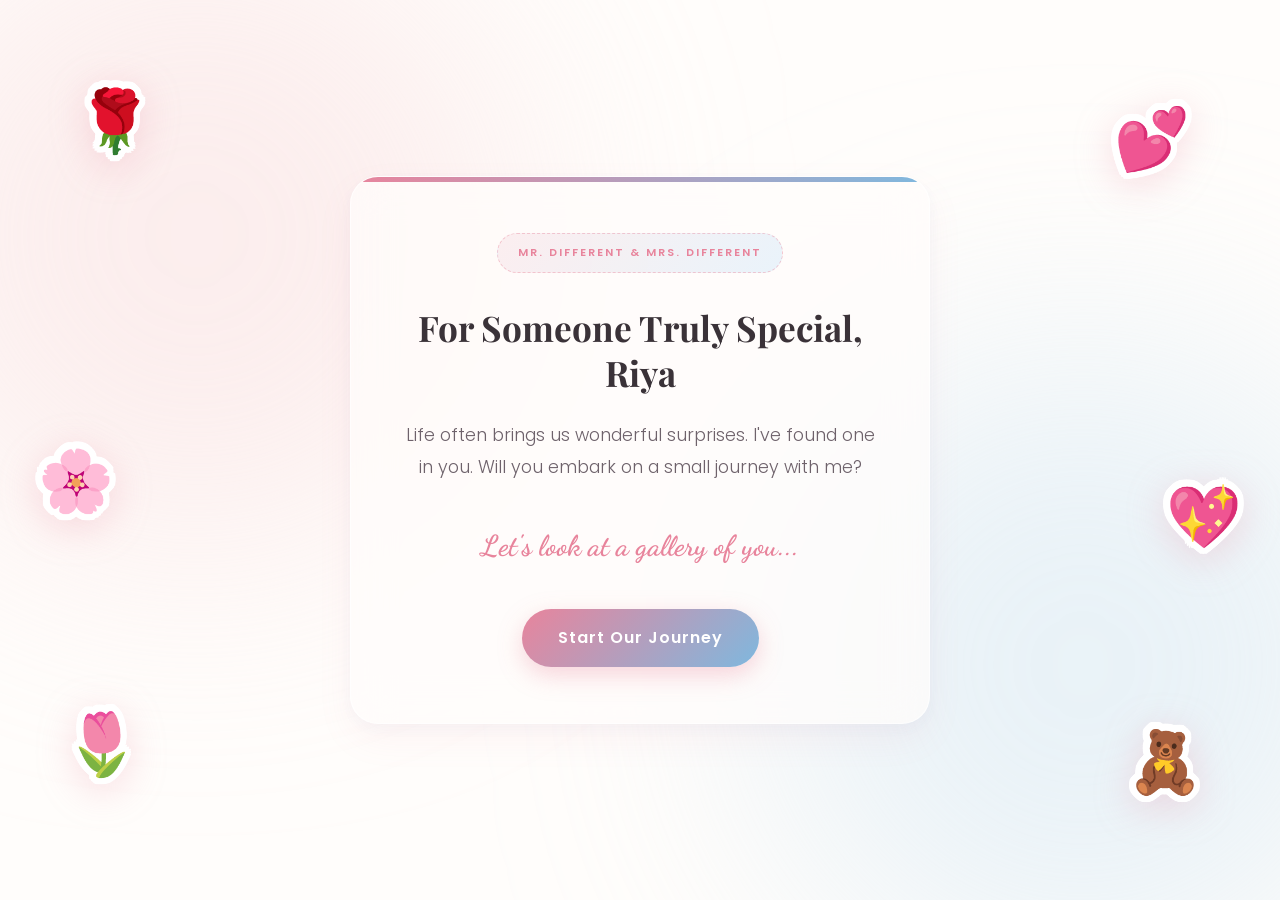
<file: page1.html>
<!DOCTYPE html>
<html lang="en">
<head>
  <meta charset="UTF-8">
  <meta name="viewport" content="width=device-width, initial-scale=1.0">
  <meta name="description" content="A special interactive invitation for Riya, Mrs. Different, from Moksh.">
  <title>For Someone Truly Special, Riya</title>
  
  <!-- Fonts -->
  <link rel="preconnect" href="https://fonts.googleapis.com">
  <link rel="preconnect" href="https://fonts.gstatic.com" crossorigin>
  <link href="https://fonts.googleapis.com/css2?family=Dancing+Script:wght@400;700&family=Playfair+Display:ital,wght@0,400..900;1,400..900&family=Poppins:wght@300;400;500;600;700&display=swap" rel="stylesheet">
  <link rel="stylesheet" href="romantic.css">

  <style>
    /* CSS Variables for Cohesive Theme */
    :root {
      --blush-pink: #F7D9DD;
      --pastel-blue: #C9E4F6;
      --warm-white: #FFFDFB;
      --deep-rose: #E8849C;
      --soft-blue: #7FB8DE;
      --text-dark: #3A3238;
      --text-muted: #6E626B;
    }

    /* Core Resets & Styles */
    * {
      box-sizing: border-box;
      margin: 0;
      padding: 0;
    }

    body {
      font-family: 'Poppins', sans-serif;
      background: var(--warm-white);
      color: var(--text-dark);
      min-height: 100vh;
      display: flex;
      justify-content: center;
      align-items: center;
      position: relative;
      overflow-x: hidden;
      padding: 24px;
      line-height: 1.6;
    }

    /* Intertwining Moving Background Blobs */
    .bg-blobs {
      position: fixed;
      top: 0;
      left: 0;
      width: 100vw;
      height: 100vh;
      z-index: -1;
      overflow: hidden;
      background: var(--warm-white);
    }

    .blob {
      position: absolute;
      width: 650px;
      height: 650px;
      border-radius: 50%;
      filter: blur(120px);
      opacity: 0.4;
      pointer-events: none;
      mix-blend-mode: multiply;
    }

    .blob-pink {
      background-color: var(--blush-pink);
      top: -10%;
      left: -10%;
      animation: driftPink 25s ease-in-out infinite alternate;
    }

    .blob-blue {
      background-color: var(--pastel-blue);
      bottom: -10%;
      right: -10%;
      animation: driftBlue 25s ease-in-out infinite alternate;
    }

    @keyframes driftPink {
      0% { transform: translate(0, 0) scale(1); }
      50% { transform: translate(120px, 80px) scale(1.15); }
      100% { transform: translate(60px, -60px) scale(0.9); }
    }

    @keyframes driftBlue {
      0% { transform: translate(0, 0) scale(1); }
      50% { transform: translate(-120px, -80px) scale(0.9); }
      100% { transform: translate(-60px, 60px) scale(1.1); }
    }

    /* Glassmorphic Invitation Card */
    .card {
      background: rgba(255, 253, 251, 0.75);
      backdrop-filter: blur(20px);
      -webkit-backdrop-filter: blur(20px);
      border: 1px solid rgba(255, 255, 255, 0.6);
      border-radius: 28px;
      padding: 56px 48px;
      max-width: 580px;
      width: 100%;
      box-shadow: 
        0 15px 35px rgba(232, 132, 156, 0.08),
        0 5px 15px rgba(127, 184, 222, 0.05);
      text-align: center;
      position: relative;
      overflow: hidden;
    }

    /* Intertwining top ribbon border */
    .card::before {
      content: '';
      position: absolute;
      top: 0;
      left: 0;
      right: 0;
      height: 5px;
      background: linear-gradient(90deg, var(--deep-rose) 0%, var(--soft-blue) 100%);
    }

    /* Badge/Tag */
    .badge-container {
      margin-bottom: 32px;
    }

    .badge {
      font-size: 11px;
      font-weight: 600;
      text-transform: uppercase;
      letter-spacing: 2px;
      background: linear-gradient(135deg, rgba(247, 217, 221, 0.4) 0%, rgba(201, 228, 246, 0.4) 100%);
      color: var(--deep-rose);
      padding: 10px 20px;
      border-radius: 50px;
      border: 1px dashed rgba(232, 132, 156, 0.4);
      display: inline-block;
    }

    /* Typography */
    h1 {
      font-family: 'Playfair Display', serif;
      font-size: 2.2rem;
      color: var(--text-dark);
      margin-bottom: 24px;
      font-weight: 700;
      line-height: 1.3;
    }

    .message-text {
      font-size: 1.1rem;
      color: var(--text-muted);
      margin-bottom: 40px;
      line-height: 1.8;
      font-weight: 300;
    }

    .emotional-accent {
      font-family: 'Dancing Script', cursive;
      font-size: 1.8rem;
      color: var(--deep-rose);
      margin-bottom: 40px;
      font-weight: 700;
    }

    /* Buttons */
    .btn {
      display: inline-block;
      text-decoration: none;
      font-family: 'Poppins', sans-serif;
      font-weight: 600;
      font-size: 1rem;
      letter-spacing: 1px;
      color: white;
      background: linear-gradient(135deg, var(--deep-rose) 0%, var(--soft-blue) 100%);
      padding: 16px 36px;
      border-radius: 50px;
      border: none;
      cursor: pointer;
      box-shadow: 0 8px 25px rgba(232, 132, 156, 0.35);
      transition: all 0.3s cubic-bezier(0.175, 0.885, 0.32, 1.275);
    }

    .btn:hover, .btn:focus {
      transform: translateY(-3px) scale(1.03);
      box-shadow: 0 12px 30px rgba(232, 132, 156, 0.45);
    }

    .btn:active {
      transform: translateY(-1px) scale(1.01);
    }

    /* Keyboard focus ring styling */
    button:focus-visible, a:focus-visible {
      outline: 3px solid var(--deep-rose);
      outline-offset: 4px;
    }

    /* Animations */
    .fade-in {
      opacity: 0;
      transform: translateY(24px);
      animation: fadeInUp 1s cubic-bezier(0.16, 1, 0.3, 1) forwards;
    }

    .delay-1 { animation-delay: 0.2s; }
    .delay-2 { animation-delay: 0.5s; }
    .delay-3 { animation-delay: 0.8s; }
    .delay-4 { animation-delay: 1.1s; }

    @keyframes fadeInUp {
      to {
        opacity: 1;
        transform: translateY(0);
      }
    }

    /* Music Controller Layout */
    .music-controller {
      position: fixed;
      bottom: 24px;
      right: 24px;
      display: flex;
      align-items: center;
      gap: 12px;
      z-index: 1000;
    }

    .music-btn {
      width: 50px;
      height: 50px;
      border-radius: 50%;
      background: rgba(255, 255, 255, 0.85);
      border: 1px solid rgba(232, 132, 156, 0.3);
      box-shadow: 0 4px 15px rgba(232, 132, 156, 0.2);
      cursor: pointer;
      display: flex;
      align-items: center;
      justify-content: center;
      position: relative;
      transition: all 0.3s cubic-bezier(0.175, 0.885, 0.32, 1.275);
    }

    .music-btn:hover {
      transform: scale(1.1);
      box-shadow: 0 6px 20px rgba(232, 132, 156, 0.3);
    }

    .music-icon {
      color: var(--deep-rose);
      transition: opacity 0.3s;
    }

    .eq-container {
      display: none;
      align-items: flex-end;
      justify-content: space-between;
      width: 18px;
      height: 18px;
      position: absolute;
    }

    .eq-bar {
      width: 3px;
      background-color: var(--deep-rose);
      height: 100%;
      transform-origin: bottom;
      border-radius: 1px;
    }

    .music-controller.playing .music-icon {
      display: none;
    }

    .music-controller.playing .eq-container {
      display: flex;
    }

    .music-controller.playing .bar-1 { animation: bounce 0.8s ease-in-out infinite alternate; }
    .music-controller.playing .bar-2 { animation: bounce 1.1s ease-in-out infinite alternate 0.2s; }
    .music-controller.playing .bar-3 { animation: bounce 0.9s ease-in-out infinite alternate 0.4s; }

    @keyframes bounce {
      0% { transform: scaleY(0.2); }
      100% { transform: scaleY(1); }
    }

    .music-tooltip {
      background: rgba(255, 255, 255, 0.9);
      backdrop-filter: blur(5px);
      padding: 8px 14px;
      border-radius: 20px;
      border: 1px solid rgba(232, 132, 156, 0.2);
      box-shadow: 0 4px 12px rgba(0, 0, 0, 0.05);
      pointer-events: none;
      opacity: 0;
      transform: translateX(10px);
      transition: all 0.3s ease;
      white-space: nowrap;
    }

    .music-controller:hover .music-tooltip {
      opacity: 1;
      transform: translateX(0);
    }

    .music-title {
      font-size: 11px;
      font-weight: 600;
      color: var(--text-dark);
      margin: 0;
    }

    .music-artist {
      font-size: 9px;
      color: var(--text-muted);
      margin: 0;
    }

    .music-status {
      font-family: 'Dancing Script', cursive;
      font-size: 12px;
      color: var(--deep-rose);
      display: block;
      margin-top: 2px;
    }

    /* Accessibility: prefers-reduced-motion */
    @media (prefers-reduced-motion: reduce) {
      *, *::before, *::after {
        animation-delay: -1ms !important;
        animation-duration: 1ms !important;
        animation-iteration-count: 1 !important;
        background-attachment: initial !important;
        scroll-behavior: auto !important;
        transition-duration: 0s !important;
        transition-delay: 0s !important;
      }
      .blob {
        animation: none !important;
      }
    }

    /* Responsive */
    @media (max-width: 480px) {
      .card {
        padding: 40px 24px;
      }
      h1 {
        font-size: 1.8rem;
      }
      .message-text {
        font-size: 1rem;
      }
      .emotional-accent {
        font-size: 1.5rem;
      }
    }
  </style>
</head>
<body>

  <!-- Floating background blobs -->
  <div class="bg-blobs">
    <div class="blob blob-pink"></div>
    <div class="blob blob-blue"></div>
  </div>

  <!-- Invitation Card -->
  <main class="card fade-in">
    
    <!-- Mr & Mrs Different Badge -->
    <div class="badge-container fade-in delay-1">
      <span class="badge">Mr. Different & Mrs. Different</span>
    </div>

    <!-- Invitation Heading -->
    <h1 class="fade-in delay-2">For Someone Truly Special, Riya</h1>

    <!-- Custom Invitation Body Copy -->
    <p class="message-text fade-in delay-3">
      Life often brings us wonderful surprises. I've found one in you. Will you embark on a small journey with me?
    </p>

    <!-- Handwritten emotional tagline -->
    <p class="emotional-accent fade-in delay-3">
      Let's look at a gallery of you...
    </p>

    <!-- Navigation Button -->
    <div class="fade-in delay-4">
      <a href="page2.html" class="btn">Start Our Journey</a>
    </div>

  </main>



  <script src="romantic.js" defer></script>
</body>
</html>
</file>
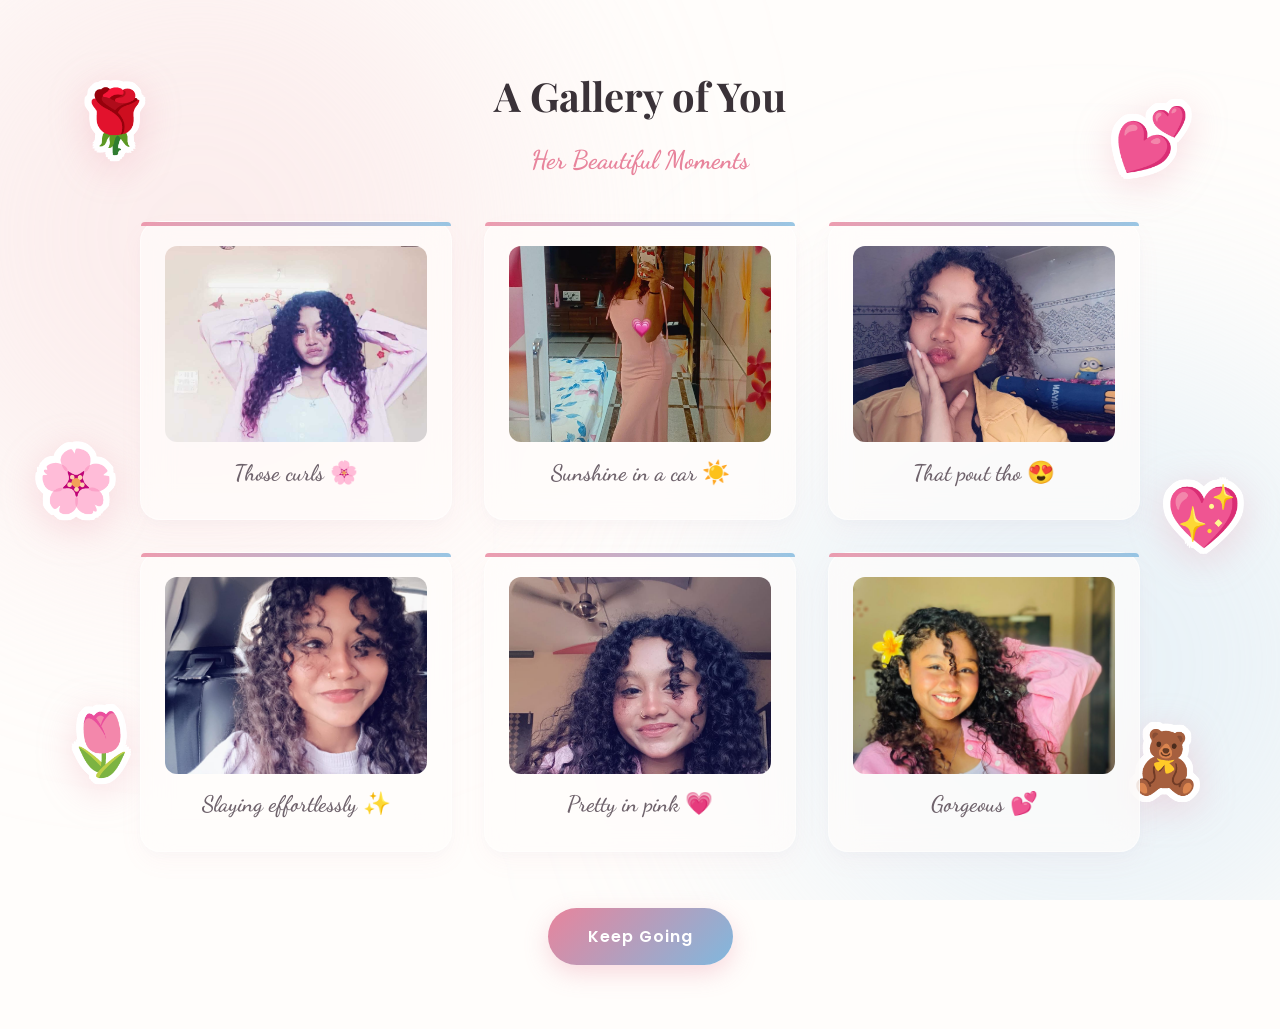
<file: page2.html>
<!DOCTYPE html>
<html lang="en">
<head>
  <meta charset="UTF-8">
  <meta name="viewport" content="width=device-width, initial-scale=1.0">
  <meta name="description" content="A beautiful gallery of Riya, Mrs. Different, curated by Moksh.">
  <title>A Gallery of You / Her Beautiful Moments</title>
  
  <!-- Fonts -->
  <link rel="preconnect" href="https://fonts.googleapis.com">
  <link rel="preconnect" href="https://fonts.gstatic.com" crossorigin>
  <link href="https://fonts.googleapis.com/css2?family=Dancing+Script:wght@400;700&family=Playfair+Display:ital,wght@0,400..900;1,400..900&family=Poppins:wght@300;400;500;600;700&display=swap" rel="stylesheet">
  <link rel="stylesheet" href="romantic.css">

  <style>
    /* CSS Variables for Cohesive Theme */
    :root {
      --blush-pink: #F7D9DD;
      --pastel-blue: #C9E4F6;
      --warm-white: #FFFDFB;
      --deep-rose: #E8849C;
      --soft-blue: #7FB8DE;
      --text-dark: #3A3238;
      --text-muted: #6E626B;
    }

    /* Core Resets & Styles */
    * {
      box-sizing: border-box;
      margin: 0;
      padding: 0;
    }

    body {
      font-family: 'Poppins', sans-serif;
      background: var(--warm-white);
      color: var(--text-dark);
      min-height: 100vh;
      display: flex;
      flex-direction: column;
      align-items: center;
      justify-content: center;
      position: relative;
      overflow-x: hidden;
      padding: 64px 24px;
      line-height: 1.6;
    }

    /* Intertwining Moving Background Blobs */
    .bg-blobs {
      position: fixed;
      top: 0;
      left: 0;
      width: 100vw;
      height: 100vh;
      z-index: -1;
      overflow: hidden;
      background: var(--warm-white);
    }

    .blob {
      position: absolute;
      width: 650px;
      height: 650px;
      border-radius: 50%;
      filter: blur(120px);
      opacity: 0.4;
      pointer-events: none;
      mix-blend-mode: multiply;
    }

    .blob-pink {
      background-color: var(--blush-pink);
      top: -10%;
      left: -10%;
      animation: driftPink 25s ease-in-out infinite alternate;
    }

    .blob-blue {
      background-color: var(--pastel-blue);
      bottom: -10%;
      right: -10%;
      animation: driftBlue 25s ease-in-out infinite alternate;
    }

    @keyframes driftPink {
      0% { transform: translate(0, 0) scale(1); }
      50% { transform: translate(120px, 80px) scale(1.15); }
      100% { transform: translate(60px, -60px) scale(0.9); }
    }

    @keyframes driftBlue {
      0% { transform: translate(0, 0) scale(1); }
      50% { transform: translate(-120px, -80px) scale(0.9); }
      100% { transform: translate(-60px, 60px) scale(1.1); }
    }

    /* Header Container */
    header {
      text-align: center;
      max-width: 700px;
      margin-bottom: 40px;
    }

    h1 {
      font-family: 'Playfair Display', serif;
      font-size: 2.5rem;
      color: var(--text-dark);
      margin-bottom: 12px;
      font-weight: 700;
    }

    .subtitle {
      font-family: 'Dancing Script', cursive;
      font-size: 1.6rem;
      color: var(--deep-rose);
      font-weight: 700;
    }

    /* Memory Grid Container */
    .grid-container {
      display: grid;
      grid-template-columns: repeat(auto-fit, minmax(280px, 1fr));
      gap: 32px;
      max-width: 1000px;
      width: 100%;
      margin-bottom: 56px;
    }

    /* Memory Card (Glassmorphic) */
    .card {
      background: rgba(255, 253, 251, 0.7);
      backdrop-filter: blur(15px);
      -webkit-backdrop-filter: blur(15px);
      border: 1px solid rgba(255, 255, 255, 0.5);
      border-radius: 20px;
      padding: 24px;
      box-shadow: 
        0 10px 25px rgba(232, 132, 156, 0.05),
        0 4px 10px rgba(127, 184, 222, 0.03);
      transition: all 0.4s cubic-bezier(0.165, 0.84, 0.44, 1);
      display: flex;
      flex-direction: column;
      align-items: center;
      text-align: center;
      position: relative;
    }

    .card::before {
      content: '';
      position: absolute;
      top: 0;
      left: 0;
      right: 0;
      height: 4px;
      background: linear-gradient(90deg, var(--deep-rose) 0%, var(--soft-blue) 100%);
      border-top-left-radius: 20px;
      border-top-right-radius: 20px;
      opacity: 0.8;
    }

    .card:hover {
      transform: translateY(-8px);
      box-shadow: 
        0 15px 35px rgba(232, 132, 156, 0.12),
        0 8px 20px rgba(127, 184, 222, 0.08);
      border-color: rgba(232, 132, 156, 0.3);
    }

    /* Image Box Placeholder */
    .image-placeholder {
      width: 100%;
      aspect-ratio: 4 / 3;
      background: linear-gradient(135deg, rgba(247, 217, 221, 0.3) 0%, rgba(201, 228, 246, 0.3) 100%);
      border-radius: 12px;
      border: 2px dashed rgba(232, 132, 156, 0.4);
      display: flex;
      flex-direction: column;
      align-items: center;
      justify-content: center;
      color: var(--deep-rose);
      margin-bottom: 0;
      padding: 16px;
      transition: all 0.3s ease;
    }

    .card:hover .image-placeholder {
      border-color: var(--deep-rose);
      background: linear-gradient(135deg, rgba(247, 217, 221, 0.4) 0%, rgba(201, 228, 246, 0.4) 100%);
    }

    .image-placeholder svg {
      margin-bottom: 12px;
      opacity: 0.7;
      transition: transform 0.3s ease;
    }

    .card:hover .image-placeholder svg {
      transform: scale(1.1) rotate(-5deg);
      opacity: 1;
    }

    .placeholder-text {
      font-size: 11px;
      font-weight: 600;
      letter-spacing: 1px;
      text-transform: uppercase;
      color: var(--text-dark);
      opacity: 0.75;
      text-align: center;
    }

    /* Caption styling */
    .caption {
      font-family: 'Dancing Script', cursive;
      font-size: 1.4rem;
      color: var(--text-muted);
      margin-top: 8px;
      line-height: 1.4;
      font-weight: 600;
      transition: color 0.3s;
      min-height: 2.8rem;
      display: flex;
      align-items: center;
      justify-content: center;
    }

    .card:hover .caption {
      color: var(--deep-rose);
    }

    /* Action button at bottom */
    .navigation-container {
      text-align: center;
    }

    .btn {
      display: inline-block;
      text-decoration: none;
      font-family: 'Poppins', sans-serif;
      font-weight: 600;
      font-size: 1rem;
      letter-spacing: 1px;
      color: white;
      background: linear-gradient(135deg, var(--deep-rose) 0%, var(--soft-blue) 100%);
      padding: 16px 40px;
      border-radius: 50px;
      border: none;
      cursor: pointer;
      box-shadow: 0 8px 25px rgba(232, 132, 156, 0.3);
      transition: all 0.3s cubic-bezier(0.175, 0.885, 0.32, 1.275);
    }

    .btn:hover, .btn:focus {
      transform: translateY(-3px) scale(1.03);
      box-shadow: 0 12px 30px rgba(232, 132, 156, 0.4);
    }

    .btn:active {
      transform: translateY(-1px) scale(1.01);
    }

    /* Focus States */
    button:focus-visible, a:focus-visible {
      outline: 3px solid var(--deep-rose);
      outline-offset: 4px;
    }

    /* Animations */
    .fade-in {
      opacity: 0;
      transform: translateY(20px);
      animation: fadeInUp 0.8s cubic-bezier(0.16, 1, 0.3, 1) forwards;
    }

    /* Staggered card entrance */
    .card-1 { animation-delay: 0.1s; }
    .card-2 { animation-delay: 0.25s; }
    .card-3 { animation-delay: 0.4s; }
    .card-4 { animation-delay: 0.55s; }
    .card-5 { animation-delay: 0.7s; }
    .card-6 { animation-delay: 0.85s; }
    .nav-fade { animation-delay: 1s; }

    @keyframes fadeInUp {
      to {
        opacity: 1;
        transform: translateY(0);
      }
    }

    /* Music Controller Layout */
    .music-controller {
      position: fixed;
      bottom: 24px;
      right: 24px;
      display: flex;
      align-items: center;
      gap: 12px;
      z-index: 1000;
    }

    .music-btn {
      width: 50px;
      height: 50px;
      border-radius: 50%;
      background: rgba(255, 255, 255, 0.85);
      border: 1px solid rgba(232, 132, 156, 0.3);
      box-shadow: 0 4px 15px rgba(232, 132, 156, 0.2);
      cursor: pointer;
      display: flex;
      align-items: center;
      justify-content: center;
      position: relative;
      transition: all 0.3s cubic-bezier(0.175, 0.885, 0.32, 1.275);
    }

    .music-btn:hover {
      transform: scale(1.1);
      box-shadow: 0 6px 20px rgba(232, 132, 156, 0.3);
    }

    .music-icon {
      color: var(--deep-rose);
      transition: opacity 0.3s;
    }

    .eq-container {
      display: none;
      align-items: flex-end;
      justify-content: space-between;
      width: 18px;
      height: 18px;
      position: absolute;
    }

    .eq-bar {
      width: 3px;
      background-color: var(--deep-rose);
      height: 100%;
      transform-origin: bottom;
      border-radius: 1px;
    }

    .music-controller.playing .music-icon {
      display: none;
    }

    .music-controller.playing .eq-container {
      display: flex;
    }

    .music-controller.playing .bar-1 { animation: bounce 0.8s ease-in-out infinite alternate; }
    .music-controller.playing .bar-2 { animation: bounce 1.1s ease-in-out infinite alternate 0.2s; }
    .music-controller.playing .bar-3 { animation: bounce 0.9s ease-in-out infinite alternate 0.4s; }

    @keyframes bounce {
      0% { transform: scaleY(0.2); }
      100% { transform: scaleY(1); }
    }

    .music-tooltip {
      background: rgba(255, 255, 255, 0.9);
      backdrop-filter: blur(5px);
      padding: 8px 14px;
      border-radius: 20px;
      border: 1px solid rgba(232, 132, 156, 0.2);
      box-shadow: 0 4px 12px rgba(0, 0, 0, 0.05);
      pointer-events: none;
      opacity: 0;
      transform: translateX(10px);
      transition: all 0.3s ease;
      white-space: nowrap;
    }

    .music-controller:hover .music-tooltip {
      opacity: 1;
      transform: translateX(0);
    }

    .music-title {
      font-size: 11px;
      font-weight: 600;
      color: var(--text-dark);
      margin: 0;
    }

    .music-artist {
      font-size: 9px;
      color: var(--text-muted);
      margin: 0;
    }

    .music-status {
      font-family: 'Dancing Script', cursive;
      font-size: 12px;
      color: var(--deep-rose);
      display: block;
      margin-top: 2px;
    }

    /* Accessibility: prefers-reduced-motion */
    @media (prefers-reduced-motion: reduce) {
      *, *::before, *::after {
        animation-delay: -1ms !important;
        animation-duration: 1ms !important;
        animation-iteration-count: 1 !important;
        background-attachment: initial !important;
        scroll-behavior: auto !important;
        transition-duration: 0s !important;
        transition-delay: 0s !important;
      }
      .blob, .card, .image-placeholder svg {
        animation: none !important;
        transform: none !important;
      }
      .card:hover {
        transform: none !important;
      }
    }

    /* Responsive Grid Tweaks */
    @media (max-width: 900px) {
      .grid-container {
        grid-template-columns: repeat(2, 1fr);
      }
    }

    @media (max-width: 600px) {
      .grid-container {
        grid-template-columns: 1fr;
      }
      h1 {
        font-size: 2rem;
      }
    }
  </style>
</head>
<body>

  <!-- Floating background blobs -->
  <div class="bg-blobs">
    <div class="blob blob-pink"></div>
    <div class="blob blob-blue"></div>
  </div>

  <header class="fade-in">
    <h1>A Gallery of You</h1>
    <p class="subtitle">Her Beautiful Moments</p>
  </header>

  <!-- Memory Grid -->
  <main class="grid-container">

    <!-- Card 1 -->
    <div class="card fade-in card-1">
      <img src="riya1.jpeg" alt="Riya smiling with curly hair" style="width:100%; aspect-ratio:4/3; object-fit:cover; object-position:center top; border-radius:12px;">
      <p class="caption">Those curls 🌸</p>
    </div>

    <!-- Card 2 -->
    <div class="card fade-in card-2">
      <img src="riya2.jpeg" alt="Riya in the car" style="width:100%; aspect-ratio:4/3; object-fit:cover; object-position:center top; border-radius:12px;">
      <p class="caption">Sunshine in a car ☀️</p>
    </div>

    <!-- Card 3 -->
    <div class="card fade-in card-3">
      <img src="riya3.jpeg" alt="Riya with a cute pout" style="width:100%; aspect-ratio:4/3; object-fit:cover; object-position:center top; border-radius:12px;">
      <p class="caption">That pout tho 😍</p>
    </div>

    <!-- Card 4 -->
    <div class="card fade-in card-4">
      <img src="riya4.jpeg" alt="Riya showing off her look" style="width:100%; aspect-ratio:4/3; object-fit:cover; object-position:center top; border-radius:12px;">
      <p class="caption">Slaying effortlessly ✨</p>
    </div>

    <!-- Card 5 -->
    <div class="card fade-in card-5">
      <img src="riya5.jpeg" alt="Riya in pink outfit" style="width:100%; aspect-ratio:4/3; object-fit:cover; object-position:center 30%; border-radius:12px;">
      <p class="caption">Pretty in pink 💗</p>
    </div>

    <!-- Card 6 -->
    <div class="card fade-in card-6">
      <img src="riya6.jpeg" alt="Riya in pink dress mirror selfie" style="width:100%; aspect-ratio:4/3; object-fit:cover; object-position:center top; border-radius:12px;">
      <p class="caption">Gorgeous 💕</p>
    </div>

  </main>

  <!-- Navigation Button -->
  <div class="navigation-container fade-in nav-fade">
    <a href="page3.html" class="btn">Keep Going</a>
  </div>



  <script src="romantic.js" defer></script>
</body>
</html>
</file>
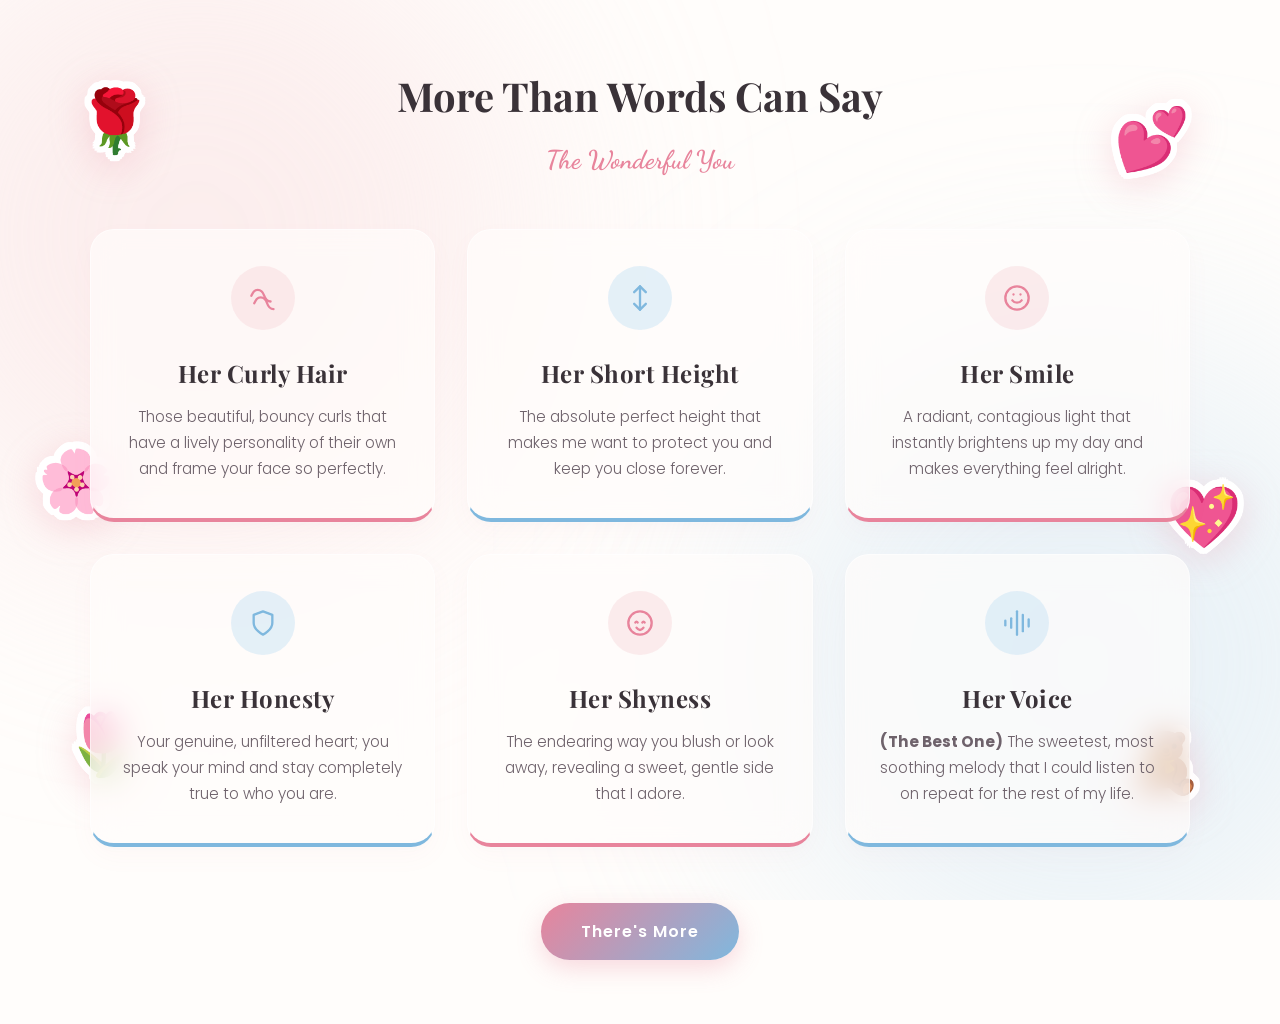
<file: page3.html>
<!DOCTYPE html>
<html lang="en">
<head>
  <meta charset="UTF-8">
  <meta name="viewport" content="width=device-width, initial-scale=1.0">
  <meta name="description" content="A compilation of the qualities Moksh adores in Riya.">
  <title>More Than Words Can Say / The Wonderful You</title>
  
  <!-- Fonts -->
  <link rel="preconnect" href="https://fonts.googleapis.com">
  <link rel="preconnect" href="https://fonts.gstatic.com" crossorigin>
  <link href="https://fonts.googleapis.com/css2?family=Dancing+Script:wght@400;700&family=Playfair+Display:ital,wght@0,400..900;1,400..900&family=Poppins:wght@300;400;500;600;700&display=swap" rel="stylesheet">
  <link rel="stylesheet" href="romantic.css">

  <style>
    /* CSS Variables for Cohesive Theme */
    :root {
      --blush-pink: #F7D9DD;
      --pastel-blue: #C9E4F6;
      --warm-white: #FFFDFB;
      --deep-rose: #E8849C;
      --soft-blue: #7FB8DE;
      --text-dark: #3A3238;
      --text-muted: #6E626B;
    }

    /* Core Resets & Styles */
    * {
      box-sizing: border-box;
      margin: 0;
      padding: 0;
    }

    body {
      font-family: 'Poppins', sans-serif;
      background: var(--warm-white);
      color: var(--text-dark);
      min-height: 100vh;
      display: flex;
      flex-direction: column;
      align-items: center;
      justify-content: center;
      position: relative;
      overflow-x: hidden;
      padding: 64px 24px;
      line-height: 1.6;
    }

    /* Intertwining Moving Background Blobs */
    .bg-blobs {
      position: fixed;
      top: 0;
      left: 0;
      width: 100vw;
      height: 100vh;
      z-index: -1;
      overflow: hidden;
      background: var(--warm-white);
    }

    .blob {
      position: absolute;
      width: 650px;
      height: 650px;
      border-radius: 50%;
      filter: blur(120px);
      opacity: 0.4;
      pointer-events: none;
      mix-blend-mode: multiply;
    }

    .blob-pink {
      background-color: var(--blush-pink);
      top: -10%;
      left: -10%;
      animation: driftPink 25s ease-in-out infinite alternate;
    }

    .blob-blue {
      background-color: var(--pastel-blue);
      bottom: -10%;
      right: -10%;
      animation: driftBlue 25s ease-in-out infinite alternate;
    }

    @keyframes driftPink {
      0% { transform: translate(0, 0) scale(1); }
      50% { transform: translate(120px, 80px) scale(1.15); }
      100% { transform: translate(60px, -60px) scale(0.9); }
    }

    @keyframes driftBlue {
      0% { transform: translate(0, 0) scale(1); }
      50% { transform: translate(-120px, -80px) scale(0.9); }
      100% { transform: translate(-60px, 60px) scale(1.1); }
    }

    /* Header Container */
    header {
      text-align: center;
      max-width: 700px;
      margin-bottom: 48px;
    }

    h1 {
      font-family: 'Playfair Display', serif;
      font-size: 2.5rem;
      color: var(--text-dark);
      margin-bottom: 12px;
      font-weight: 700;
    }

    .subtitle {
      font-family: 'Dancing Script', cursive;
      font-size: 1.6rem;
      color: var(--deep-rose);
      font-weight: 700;
    }

    /* Cards Layout */
    .grid-container {
      display: grid;
      grid-template-columns: repeat(3, 1fr);
      gap: 32px;
      max-width: 1100px;
      width: 100%;
      margin-bottom: 56px;
    }

    /* Elegant Petal/Card design */
    .card {
      background: rgba(255, 253, 251, 0.7);
      backdrop-filter: blur(15px);
      -webkit-backdrop-filter: blur(15px);
      border: 1px solid rgba(255, 255, 255, 0.5);
      border-radius: 24px;
      padding: 36px 28px;
      box-shadow: 
        0 10px 25px rgba(232, 132, 156, 0.04),
        0 4px 10px rgba(127, 184, 222, 0.02);
      transition: all 0.4s cubic-bezier(0.165, 0.84, 0.44, 1);
      display: flex;
      flex-direction: column;
      align-items: center;
      text-align: center;
      position: relative;
    }

    /* Alternating pink & blue accent rings inside cards */
    .card-pink {
      border-bottom: 4px solid var(--deep-rose);
    }
    .card-pink .icon-wrapper {
      background: rgba(247, 217, 221, 0.5);
      color: var(--deep-rose);
    }

    .card-blue {
      border-bottom: 4px solid var(--soft-blue);
    }
    .card-blue .icon-wrapper {
      background: rgba(201, 228, 246, 0.5);
      color: var(--soft-blue);
    }

    .card:hover {
      transform: translateY(-8px);
      box-shadow: 
        0 15px 30px rgba(232, 132, 156, 0.1),
        0 8px 15px rgba(127, 184, 222, 0.06);
    }

    .card-pink:hover {
      border-color: var(--deep-rose);
      background: rgba(255, 248, 249, 0.85);
    }

    .card-blue:hover {
      border-color: var(--soft-blue);
      background: rgba(248, 252, 255, 0.85);
    }

    /* Icon Circle */
    .icon-wrapper {
      width: 64px;
      height: 64px;
      border-radius: 50%;
      display: flex;
      align-items: center;
      justify-content: center;
      margin-bottom: 24px;
      transition: all 0.4s ease;
    }

    .card:hover .icon-wrapper {
      transform: scale(1.1) rotate(15deg);
    }

    /* Card Heading */
    .card h2 {
      font-family: 'Playfair Display', serif;
      font-size: 1.5rem;
      font-weight: 700;
      color: var(--text-dark);
      margin-bottom: 12px;
      letter-spacing: 0.5px;
    }

    /* Card Body Description */
    .card p {
      font-size: 0.95rem;
      color: var(--text-muted);
      line-height: 1.7;
      font-weight: 300;
    }

    /* Action button at bottom */
    .navigation-container {
      text-align: center;
    }

    .btn {
      display: inline-block;
      text-decoration: none;
      font-family: 'Poppins', sans-serif;
      font-weight: 600;
      font-size: 1rem;
      letter-spacing: 1px;
      color: white;
      background: linear-gradient(135deg, var(--deep-rose) 0%, var(--soft-blue) 100%);
      padding: 16px 40px;
      border-radius: 50px;
      border: none;
      cursor: pointer;
      box-shadow: 0 8px 25px rgba(232, 132, 156, 0.3);
      transition: all 0.3s cubic-bezier(0.175, 0.885, 0.32, 1.275);
    }

    .btn:hover, .btn:focus {
      transform: translateY(-3px) scale(1.03);
      box-shadow: 0 12px 30px rgba(232, 132, 156, 0.4);
    }

    .btn:active {
      transform: translateY(-1px) scale(1.01);
    }

    /* Focus States */
    button:focus-visible, a:focus-visible {
      outline: 3px solid var(--deep-rose);
      outline-offset: 4px;
    }

    /* Animations */
    .fade-in {
      opacity: 0;
      transform: translateY(20px);
      animation: fadeInUp 0.8s cubic-bezier(0.16, 1, 0.3, 1) forwards;
    }

    /* Staggered card entrance animation */
    .card-1 { animation-delay: 0.1s; }
    .card-2 { animation-delay: 0.25s; }
    .card-3 { animation-delay: 0.4s; }
    .card-4 { animation-delay: 0.55s; }
    .card-5 { animation-delay: 0.7s; }
    .card-6 { animation-delay: 0.85s; }
    .nav-fade { animation-delay: 1.05s; }

    @keyframes fadeInUp {
      to {
        opacity: 1;
        transform: translateY(0);
      }
    }

    /* Music Controller Layout */
    .music-controller {
      position: fixed;
      bottom: 24px;
      right: 24px;
      display: flex;
      align-items: center;
      gap: 12px;
      z-index: 1000;
    }

    .music-btn {
      width: 50px;
      height: 50px;
      border-radius: 50%;
      background: rgba(255, 255, 255, 0.85);
      border: 1px solid rgba(232, 132, 156, 0.3);
      box-shadow: 0 4px 15px rgba(232, 132, 156, 0.2);
      cursor: pointer;
      display: flex;
      align-items: center;
      justify-content: center;
      position: relative;
      transition: all 0.3s cubic-bezier(0.175, 0.885, 0.32, 1.275);
    }

    .music-btn:hover {
      transform: scale(1.1);
      box-shadow: 0 6px 20px rgba(232, 132, 156, 0.3);
    }

    .music-icon {
      color: var(--deep-rose);
      transition: opacity 0.3s;
    }

    .eq-container {
      display: none;
      align-items: flex-end;
      justify-content: space-between;
      width: 18px;
      height: 18px;
      position: absolute;
    }

    .eq-bar {
      width: 3px;
      background-color: var(--deep-rose);
      height: 100%;
      transform-origin: bottom;
      border-radius: 1px;
    }

    .music-controller.playing .music-icon {
      display: none;
    }

    .music-controller.playing .eq-container {
      display: flex;
    }

    .music-controller.playing .bar-1 { animation: bounce 0.8s ease-in-out infinite alternate; }
    .music-controller.playing .bar-2 { animation: bounce 1.1s ease-in-out infinite alternate 0.2s; }
    .music-controller.playing .bar-3 { animation: bounce 0.9s ease-in-out infinite alternate 0.4s; }

    @keyframes bounce {
      0% { transform: scaleY(0.2); }
      100% { transform: scaleY(1); }
    }

    .music-tooltip {
      background: rgba(255, 255, 255, 0.9);
      backdrop-filter: blur(5px);
      padding: 8px 14px;
      border-radius: 20px;
      border: 1px solid rgba(232, 132, 156, 0.2);
      box-shadow: 0 4px 12px rgba(0, 0, 0, 0.05);
      pointer-events: none;
      opacity: 0;
      transform: translateX(10px);
      transition: all 0.3s ease;
      white-space: nowrap;
    }

    .music-controller:hover .music-tooltip {
      opacity: 1;
      transform: translateX(0);
    }

    .music-title {
      font-size: 11px;
      font-weight: 600;
      color: var(--text-dark);
      margin: 0;
    }

    .music-artist {
      font-size: 9px;
      color: var(--text-muted);
      margin: 0;
    }

    .music-status {
      font-family: 'Dancing Script', cursive;
      font-size: 12px;
      color: var(--deep-rose);
      display: block;
      margin-top: 2px;
    }

    /* Accessibility: prefers-reduced-motion */
    @media (prefers-reduced-motion: reduce) {
      *, *::before, *::after {
        animation-delay: -1ms !important;
        animation-duration: 1ms !important;
        animation-iteration-count: 1 !important;
        background-attachment: initial !important;
        scroll-behavior: auto !important;
        transition-duration: 0s !important;
        transition-delay: 0s !important;
      }
      .blob, .card, .icon-wrapper {
        animation: none !important;
        transform: none !important;
      }
      .card:hover {
        transform: none !important;
      }
    }

    /* Responsive Grid Tweaks */
    @media (max-width: 960px) {
      .grid-container {
        grid-template-columns: repeat(2, 1fr);
      }
    }

    @media (max-width: 640px) {
      .grid-container {
        grid-template-columns: 1fr;
      }
      h1 {
        font-size: 2rem;
      }
      .card {
        padding: 28px 20px;
      }
    }
  </style>
</head>
<body>

  <!-- Floating background blobs -->
  <div class="bg-blobs">
    <div class="blob blob-pink"></div>
    <div class="blob blob-blue"></div>
  </div>

  <header class="fade-in">
    <h1>More Than Words Can Say</h1>
    <p class="subtitle">The Wonderful You</p>
  </header>

  <!-- Qualities Cards -->
  <main class="grid-container">

    <!-- Card 1: Curly Hair (Pink) -->
    <div class="card card-pink fade-in card-1">
      <div class="icon-wrapper">
        <svg xmlns="http://www.w3.org/2000/svg" width="28" height="28" viewBox="0 0 24 24" fill="none" stroke="currentColor" stroke-width="2" stroke-linecap="round" stroke-linejoin="round"><path d="M4.5 16.5c1.5-3 2.5-5 5.5-5s4.5 2 5.5 5s2.5 5 5.5 5"/><path d="M2 10c1.5-3 2.5-5 5.5-5s4.5 2 5.5 5s2.5 5 5.5 5"/></svg>
      </div>
      <h2>Her Curly Hair</h2>
      <p>Those beautiful, bouncy curls that have a lively personality of their own and frame your face so perfectly.</p>
    </div>

    <!-- Card 2: Short Height (Blue) -->
    <div class="card card-blue fade-in card-2">
      <div class="icon-wrapper">
        <svg xmlns="http://www.w3.org/2000/svg" width="28" height="28" viewBox="0 0 24 24" fill="none" stroke="currentColor" stroke-width="2" stroke-linecap="round" stroke-linejoin="round"><line x1="12" y1="2" x2="12" y2="22"/><polyline points="17 7 12 2 7 7"/><polyline points="17 17 12 22 7 17"/></svg>
      </div>
      <h2>Her Short Height</h2>
      <p>The absolute perfect height that makes me want to protect you and keep you close forever.</p>
    </div>

    <!-- Card 3: Smile (Pink) -->
    <div class="card card-pink fade-in card-3">
      <div class="icon-wrapper">
        <svg xmlns="http://www.w3.org/2000/svg" width="28" height="28" viewBox="0 0 24 24" fill="none" stroke="currentColor" stroke-width="2" stroke-linecap="round" stroke-linejoin="round"><circle cx="12" cy="12" r="10"/><path d="M8 14s1.5 2 4 2 4-2 4-2"/><line x1="9" y1="9" x2="9.01" y2="9"/><line x1="15" y1="9" x2="15.01" y2="9"/></svg>
      </div>
      <h2>Her Smile</h2>
      <p>A radiant, contagious light that instantly brightens up my day and makes everything feel alright.</p>
    </div>

    <!-- Card 4: Honesty (Blue) -->
    <div class="card card-blue fade-in card-4">
      <div class="icon-wrapper">
        <svg xmlns="http://www.w3.org/2000/svg" width="28" height="28" viewBox="0 0 24 24" fill="none" stroke="currentColor" stroke-width="2" stroke-linecap="round" stroke-linejoin="round"><path d="M12 22s8-4 8-10V5l-8-3-8 3v7c0 6 8 10 8 10z"/></svg>
      </div>
      <h2>Her Honesty</h2>
      <p>Your genuine, unfiltered heart; you speak your mind and stay completely true to who you are.</p>
    </div>

    <!-- Card 5: Shyness (Pink) -->
    <div class="card card-pink fade-in card-5">
      <div class="icon-wrapper">
        <svg xmlns="http://www.w3.org/2000/svg" width="28" height="28" viewBox="0 0 24 24" fill="none" stroke="currentColor" stroke-width="2" stroke-linecap="round" stroke-linejoin="round"><path d="M12 22c5.523 0 10-4.477 10-10S17.523 2 12 2 2 6.477 2 12s4.477 10 10 10z"/><path d="M8 11.5c.5-1 1.5-1 2 0"/><path d="M14 11.5c.5-1 1.5-1 2 0"/><path d="M9 16c1 1.5 2 2 3 2s2-.5 3-2"/></svg>
      </div>
      <h2>Her Shyness</h2>
      <p>The endearing way you blush or look away, revealing a sweet, gentle side that I adore.</p>
    </div>

    <!-- Card 6: Her Voice (Blue) -->
    <div class="card card-blue fade-in card-6">
      <div class="icon-wrapper">
        <svg xmlns="http://www.w3.org/2000/svg" width="28" height="28" viewBox="0 0 24 24" fill="none" stroke="currentColor" stroke-width="2" stroke-linecap="round" stroke-linejoin="round"><path d="M12 2v20"/><path d="M17 5v14"/><path d="M22 9v6"/><path d="M7 8v8"/><path d="M2 10v4"/></svg>
      </div>
      <h2>Her Voice</h2>
      <p><strong>(The Best One)</strong> The sweetest, most soothing melody that I could listen to on repeat for the rest of my life.</p>
    </div>

  </main>

  <!-- Navigation Button -->
  <div class="navigation-container fade-in nav-fade">
    <a href="page4.html" class="btn">There's More</a>
  </div>



  <script src="romantic.js" defer></script>
</body>
</html>
</file>
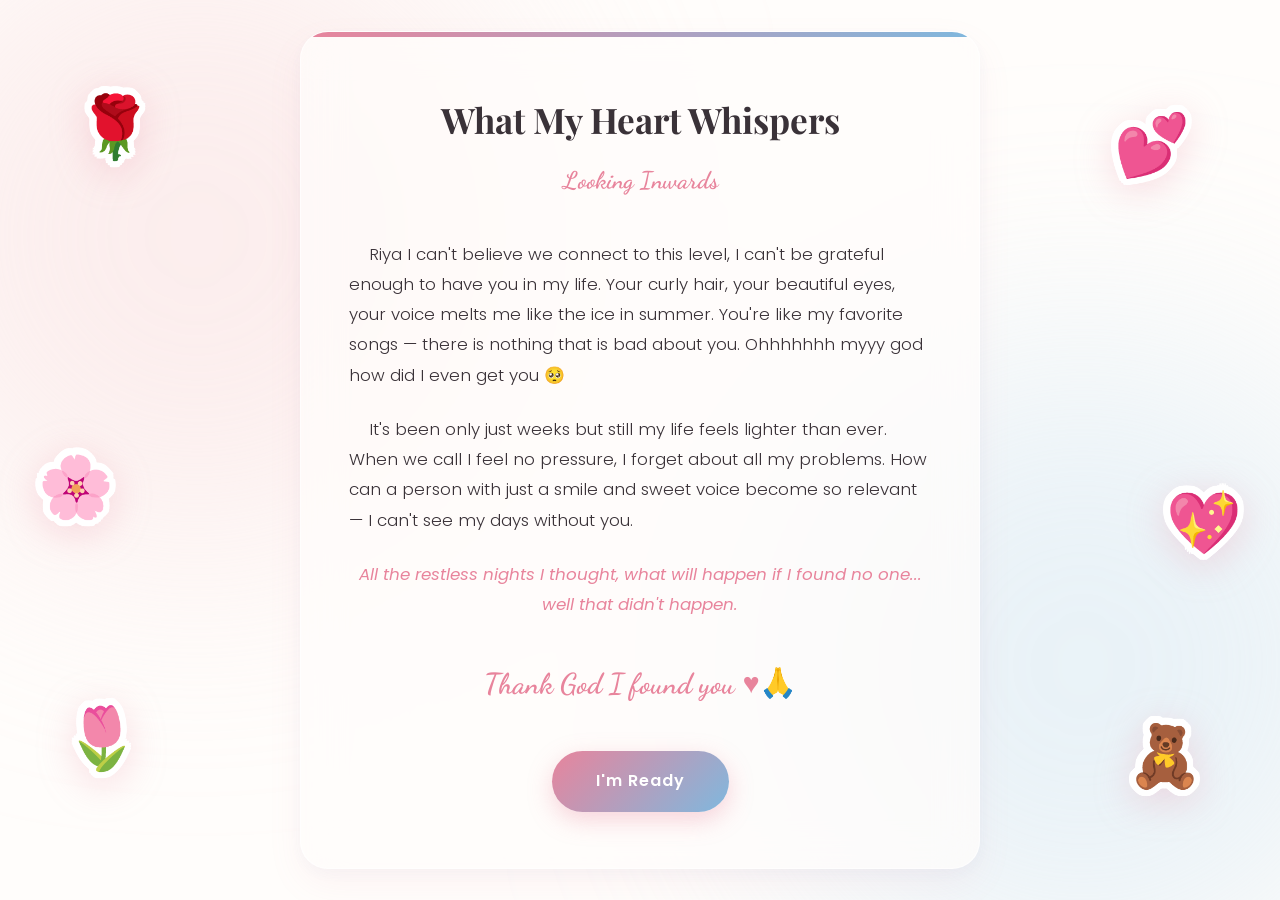
<file: page4.html>
<!DOCTYPE html>
<html lang="en">
<head>
  <meta charset="UTF-8">
  <meta name="viewport" content="width=device-width, initial-scale=1.0">
  <meta name="description" content="A message of growing affection for Riya, Mrs. Different, from Moksh.">
  <title>What My Heart Whispers</title>
  
  <!-- Fonts -->
  <link rel="preconnect" href="https://fonts.googleapis.com">
  <link rel="preconnect" href="https://fonts.gstatic.com" crossorigin>
  <link href="https://fonts.googleapis.com/css2?family=Dancing+Script:wght@400;700&family=Playfair+Display:ital,wght@0,400..900;1,400..900&family=Poppins:wght@300;400;500;600;700&display=swap" rel="stylesheet">
  <link rel="stylesheet" href="romantic.css">

  <style>
    /* CSS Variables for Cohesive Theme */
    :root {
      --blush-pink: #F7D9DD;
      --pastel-blue: #C9E4F6;
      --warm-white: #FFFDFB;
      --deep-rose: #E8849C;
      --soft-blue: #7FB8DE;
      --text-dark: #3A3238;
      --text-muted: #6E626B;
    }

    /* Core Resets & Styles */
    * {
      box-sizing: border-box;
      margin: 0;
      padding: 0;
    }

    body {
      font-family: 'Poppins', sans-serif;
      background: var(--warm-white);
      color: var(--text-dark);
      min-height: 100vh;
      display: flex;
      justify-content: center;
      align-items: center;
      position: relative;
      overflow-x: hidden;
      padding: 24px;
      line-height: 1.8;
    }

    /* Intertwining Moving Background Blobs */
    .bg-blobs {
      position: fixed;
      top: 0;
      left: 0;
      width: 100vw;
      height: 100vh;
      z-index: -1;
      overflow: hidden;
      background: var(--warm-white);
    }

    .blob {
      position: absolute;
      width: 650px;
      height: 650px;
      border-radius: 50%;
      filter: blur(120px);
      opacity: 0.4;
      pointer-events: none;
      mix-blend-mode: multiply;
    }

    .blob-pink {
      background-color: var(--blush-pink);
      top: -10%;
      left: -10%;
      animation: driftPink 25s ease-in-out infinite alternate;
    }

    .blob-blue {
      background-color: var(--pastel-blue);
      bottom: -10%;
      right: -10%;
      animation: driftBlue 25s ease-in-out infinite alternate;
    }

    @keyframes driftPink {
      0% { transform: translate(0, 0) scale(1); }
      50% { transform: translate(120px, 80px) scale(1.15); }
      100% { transform: translate(60px, -60px) scale(0.9); }
    }

    @keyframes driftBlue {
      0% { transform: translate(0, 0) scale(1); }
      50% { transform: translate(-120px, -80px) scale(0.9); }
      100% { transform: translate(-60px, 60px) scale(1.1); }
    }

    /* Glassmorphic Note Container */
    .card {
      background: rgba(255, 253, 251, 0.75);
      backdrop-filter: blur(20px);
      -webkit-backdrop-filter: blur(20px);
      border: 1px solid rgba(255, 255, 255, 0.6);
      border-radius: 28px;
      padding: 56px 48px;
      max-width: 680px;
      width: 100%;
      box-shadow: 
        0 15px 35px rgba(232, 132, 156, 0.08),
        0 5px 15px rgba(127, 184, 222, 0.05);
      position: relative;
      overflow: hidden;
    }

    /* Intertwining ribbon border */
    .card::before {
      content: '';
      position: absolute;
      top: 0;
      left: 0;
      right: 0;
      height: 5px;
      background: linear-gradient(90deg, var(--deep-rose) 0%, var(--soft-blue) 100%);
    }

    /* Typography */
    header {
      text-align: center;
      margin-bottom: 36px;
    }

    h1 {
      font-family: 'Playfair Display', serif;
      font-size: 2.2rem;
      color: var(--text-dark);
      font-weight: 700;
      margin-bottom: 8px;
    }

    .subtitle {
      font-family: 'Dancing Script', cursive;
      font-size: 1.5rem;
      color: var(--deep-rose);
      font-weight: 700;
    }

    /* Letter Body */
    .letter-body {
      color: var(--text-dark);
      font-size: 1.05rem;
      font-weight: 300;
      margin-bottom: 40px;
    }

    .letter-body p {
      margin-bottom: 24px;
      text-indent: 20px;
    }

    .letter-body p:last-of-type {
      margin-bottom: 0;
      text-indent: 0;
      font-style: italic;
      text-align: center;
      font-weight: 400;
      color: var(--deep-rose);
    }

    .emotional-accent {
      font-family: 'Dancing Script', cursive;
      font-size: 1.8rem;
      color: var(--deep-rose);
      text-align: center;
      margin-top: 32px;
      margin-bottom: 40px;
      font-weight: 700;
    }

    /* Action Container */
    .action-container {
      text-align: center;
    }

    /* Buttons */
    .btn {
      display: inline-block;
      text-decoration: none;
      font-family: 'Poppins', sans-serif;
      font-weight: 600;
      font-size: 1rem;
      letter-spacing: 1px;
      color: white;
      background: linear-gradient(135deg, var(--deep-rose) 0%, var(--soft-blue) 100%);
      padding: 16px 44px;
      border-radius: 50px;
      border: none;
      cursor: pointer;
      box-shadow: 0 8px 25px rgba(232, 132, 156, 0.35);
      transition: all 0.3s cubic-bezier(0.175, 0.885, 0.32, 1.275);
    }

    .btn:hover, .btn:focus {
      transform: translateY(-3px) scale(1.03);
      box-shadow: 0 12px 30px rgba(232, 132, 156, 0.45);
    }

    .btn:active {
      transform: translateY(-1px) scale(1.01);
    }

    /* Keyboard focus ring styling */
    button:focus-visible, a:focus-visible {
      outline: 3px solid var(--deep-rose);
      outline-offset: 4px;
    }

    /* Animations */
    .fade-in {
      opacity: 0;
      transform: translateY(24px);
      animation: fadeInUp 1.2s cubic-bezier(0.16, 1, 0.3, 1) forwards;
    }

    .delay-1 { animation-delay: 0.3s; }
    .delay-2 { animation-delay: 0.6s; }
    .delay-3 { animation-delay: 0.9s; }
    .delay-4 { animation-delay: 1.2s; }

    @keyframes fadeInUp {
      to {
        opacity: 1;
        transform: translateY(0);
      }
    }

    /* Music Controller Layout */
    .music-controller {
      position: fixed;
      bottom: 24px;
      right: 24px;
      display: flex;
      align-items: center;
      gap: 12px;
      z-index: 1000;
    }

    .music-btn {
      width: 50px;
      height: 50px;
      border-radius: 50%;
      background: rgba(255, 255, 255, 0.85);
      border: 1px solid rgba(232, 132, 156, 0.3);
      box-shadow: 0 4px 15px rgba(232, 132, 156, 0.2);
      cursor: pointer;
      display: flex;
      align-items: center;
      justify-content: center;
      position: relative;
      transition: all 0.3s cubic-bezier(0.175, 0.885, 0.32, 1.275);
    }

    .music-btn:hover {
      transform: scale(1.1);
      box-shadow: 0 6px 20px rgba(232, 132, 156, 0.3);
    }

    .music-icon {
      color: var(--deep-rose);
      transition: opacity 0.3s;
    }

    .eq-container {
      display: none;
      align-items: flex-end;
      justify-content: space-between;
      width: 18px;
      height: 18px;
      position: absolute;
    }

    .eq-bar {
      width: 3px;
      background-color: var(--deep-rose);
      height: 100%;
      transform-origin: bottom;
      border-radius: 1px;
    }

    .music-controller.playing .music-icon {
      display: none;
    }

    .music-controller.playing .eq-container {
      display: flex;
    }

    .music-controller.playing .bar-1 { animation: bounce 0.8s ease-in-out infinite alternate; }
    .music-controller.playing .bar-2 { animation: bounce 1.1s ease-in-out infinite alternate 0.2s; }
    .music-controller.playing .bar-3 { animation: bounce 0.9s ease-in-out infinite alternate 0.4s; }

    @keyframes bounce {
      0% { transform: scaleY(0.2); }
      100% { transform: scaleY(1); }
    }

    .music-tooltip {
      background: rgba(255, 255, 255, 0.9);
      backdrop-filter: blur(5px);
      padding: 8px 14px;
      border-radius: 20px;
      border: 1px solid rgba(232, 132, 156, 0.2);
      box-shadow: 0 4px 12px rgba(0, 0, 0, 0.05);
      pointer-events: none;
      opacity: 0;
      transform: translateX(10px);
      transition: all 0.3s ease;
      white-space: nowrap;
    }

    .music-controller:hover .music-tooltip {
      opacity: 1;
      transform: translateX(0);
    }

    .music-title {
      font-size: 11px;
      font-weight: 600;
      color: var(--text-dark);
      margin: 0;
    }

    .music-artist {
      font-size: 9px;
      color: var(--text-muted);
      margin: 0;
    }

    .music-status {
      font-family: 'Dancing Script', cursive;
      font-size: 12px;
      color: var(--deep-rose);
      display: block;
      margin-top: 2px;
    }

    /* Accessibility: prefers-reduced-motion */
    @media (prefers-reduced-motion: reduce) {
      *, *::before, *::after {
        animation-delay: -1ms !important;
        animation-duration: 1ms !important;
        animation-iteration-count: 1 !important;
        background-attachment: initial !important;
        scroll-behavior: auto !important;
        transition-duration: 0s !important;
        transition-delay: 0s !important;
      }
      .blob {
        animation: none !important;
      }
    }

    /* Responsive */
    @media (max-width: 580px) {
      .card {
        padding: 40px 24px;
      }
      h1 {
        font-size: 1.8rem;
      }
      .letter-body {
        font-size: 0.95rem;
      }
    }
  </style>
</head>
<body>

  <!-- Floating background blobs -->
  <div class="bg-blobs">
    <div class="blob blob-pink"></div>
    <div class="blob blob-blue"></div>
  </div>

  <!-- Invitation Card -->
  <main class="card fade-in">
    
    <header class="fade-in delay-1">
      <h1>What My Heart Whispers</h1>
      <p class="subtitle">Looking Inwards</p>
    </header>

    <!-- Letter Body -->
    <div class="letter-body fade-in delay-2">
      <p>
        Riya I can't believe we connect to this level, I can't be grateful enough to have you in my life. Your curly hair, your beautiful eyes, your voice melts me like the ice in summer. You're like my favorite songs — there is nothing that is bad about you. Ohhhhhhh myyy god how did I even get you 🥺
      </p>

      <p>
        It's been only just weeks but still my life feels lighter than ever. When we call I feel no pressure, I forget about all my problems. How can a person with just a smile and sweet voice become so relevant — I can't see my days without you.
      </p>

      <p>
        All the restless nights I thought, what will happen if I found no one... well that didn't happen.
      </p>
    </div>

    <!-- Handwritten emotional tagline -->
    <p class="emotional-accent fade-in delay-3">
      Thank God I found you ♥️🙏
    </p>


    <!-- Navigation Button -->
    <div class="action-container fade-in delay-4">
      <a href="page5.html" class="btn">I'm Ready</a>
    </div>

  </main>



  <script src="romantic.js" defer></script>
</body>
</html>
</file>
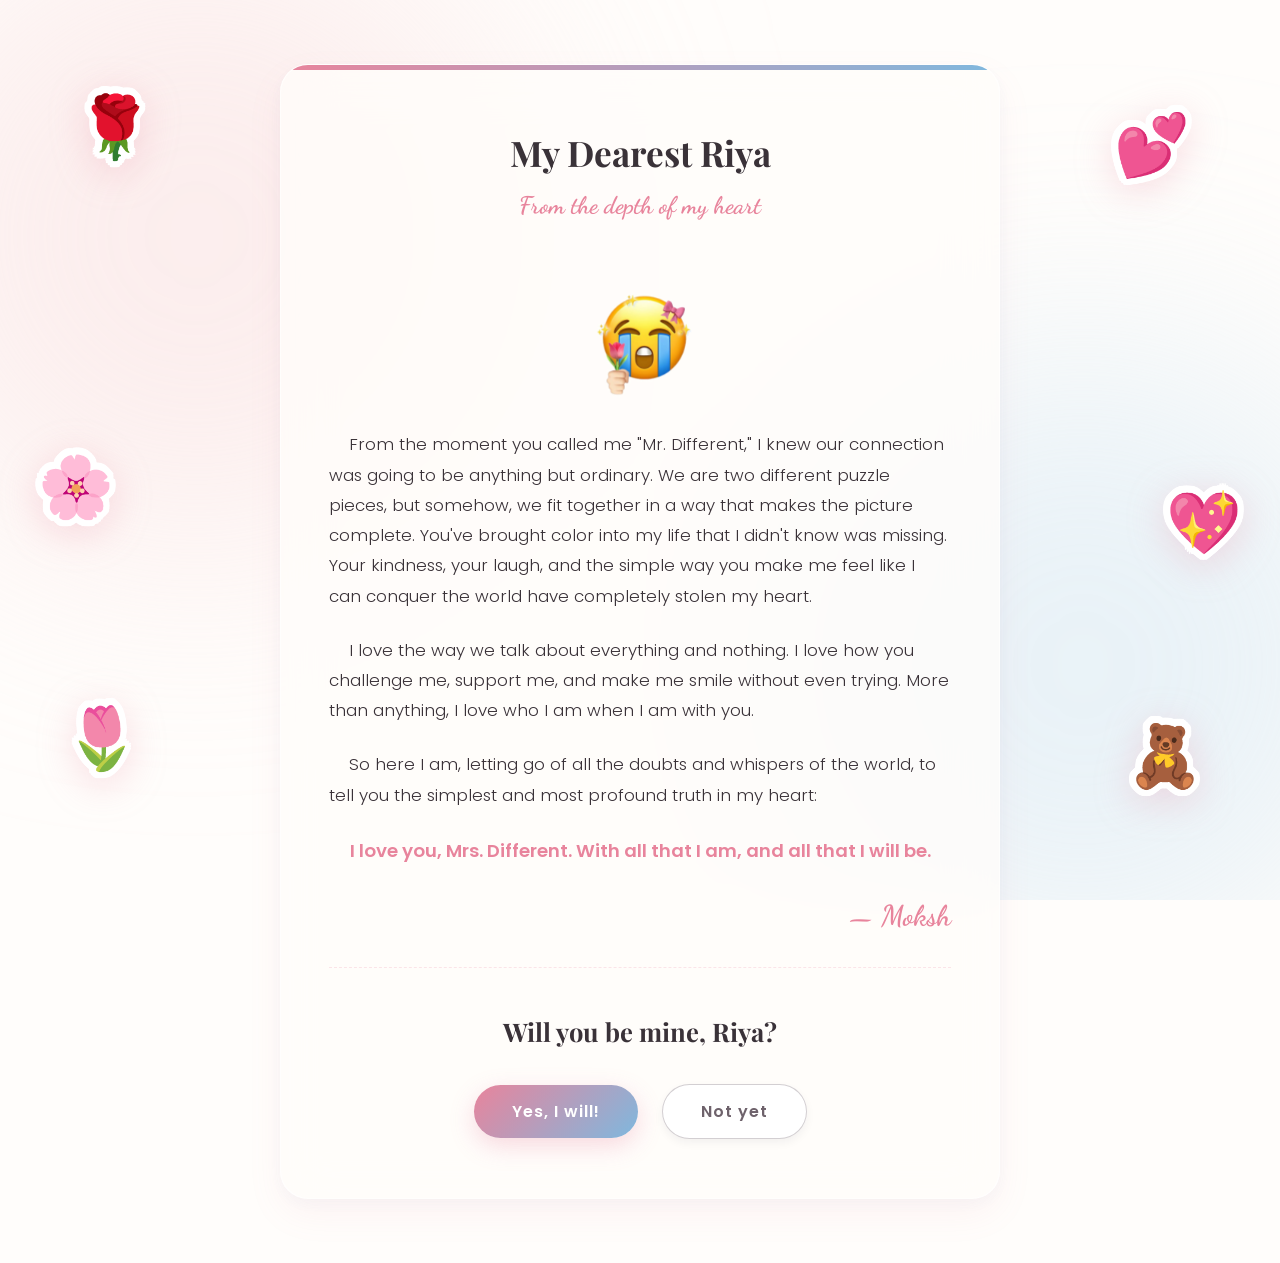
<file: page5.html>
<!DOCTYPE html>
<html lang="en">
<head>
  <meta charset="UTF-8">
  <meta name="viewport" content="width=device-width, initial-scale=1.0">
  <meta name="description" content="The final confession letter for Riya, Mrs. Different, from Moksh.">
  <title>My Dearest Riya</title>
  
  <!-- Fonts -->
  <link rel="preconnect" href="https://fonts.googleapis.com">
  <link rel="preconnect" href="https://fonts.gstatic.com" crossorigin>
  <link href="https://fonts.googleapis.com/css2?family=Dancing+Script:wght@400;700&family=Playfair+Display:ital,wght@0,400..900;1,400..900&family=Poppins:wght@300;400;500;600;700&display=swap" rel="stylesheet">
  <link rel="stylesheet" href="romantic.css">

  <style>
    /* CSS Variables for Cohesive Theme */
    :root {
      --blush-pink: #F7D9DD;
      --pastel-blue: #C9E4F6;
      --warm-white: #FFFDFB;
      --deep-rose: #E8849C;
      --soft-blue: #7FB8DE;
      --text-dark: #3A3238;
      --text-muted: #6E626B;
    }

    /* Core Resets & Styles */
    * {
      box-sizing: border-box;
      margin: 0;
      padding: 0;
    }

    body {
      font-family: 'Poppins', sans-serif;
      background: var(--warm-white);
      color: var(--text-dark);
      min-height: 100vh;
      display: flex;
      justify-content: center;
      align-items: center;
      position: relative;
      overflow-x: hidden;
      padding: 64px 24px;
      line-height: 1.8;
    }

    /* Intertwining Moving Background Blobs */
    .bg-blobs {
      position: fixed;
      top: 0;
      left: 0;
      width: 100vw;
      height: 100vh;
      z-index: -1;
      overflow: hidden;
      background: var(--warm-white);
    }

    .blob {
      position: absolute;
      width: 650px;
      height: 650px;
      border-radius: 50%;
      filter: blur(120px);
      opacity: 0.4;
      pointer-events: none;
      mix-blend-mode: multiply;
    }

    .blob-pink {
      background-color: var(--blush-pink);
      top: -10%;
      left: -10%;
      animation: driftPink 25s ease-in-out infinite alternate;
    }

    .blob-blue {
      background-color: var(--pastel-blue);
      bottom: -10%;
      right: -10%;
      animation: driftBlue 25s ease-in-out infinite alternate;
    }

    @keyframes driftPink {
      0% { transform: translate(0, 0) scale(1); }
      50% { transform: translate(120px, 80px) scale(1.15); }
      100% { transform: translate(60px, -60px) scale(0.9); }
    }

    @keyframes driftBlue {
      0% { transform: translate(0, 0) scale(1); }
      50% { transform: translate(-120px, -80px) scale(0.9); }
      100% { transform: translate(-60px, 60px) scale(1.1); }
    }

    /* Confession Scroll/Card Container */
    .card {
      background: rgba(255, 253, 251, 0.8);
      backdrop-filter: blur(25px);
      -webkit-backdrop-filter: blur(25px);
      border: 1px solid rgba(255, 255, 255, 0.7);
      border-radius: 28px;
      padding: 56px 48px;
      max-width: 720px;
      width: 100%;
      box-shadow: 
        0 15px 35px rgba(232, 132, 156, 0.08),
        0 5px 15px rgba(127, 184, 222, 0.05);
      position: relative;
      overflow: hidden;
      transition: opacity 0.5s ease, transform 0.5s ease;
      z-index: 10;
    }

    .card::before {
      content: '';
      position: absolute;
      top: 0;
      left: 0;
      right: 0;
      height: 5px;
      background: linear-gradient(90deg, var(--deep-rose) 0%, var(--soft-blue) 100%);
    }

    header {
      text-align: center;
      margin-bottom: 32px;
    }

    h1 {
      font-family: 'Playfair Display', serif;
      font-size: 2.2rem;
      color: var(--text-dark);
      font-weight: 700;
    }

    .subtitle {
      font-family: 'Dancing Script', cursive;
      font-size: 1.5rem;
      color: var(--deep-rose);
      font-weight: 700;
    }

    .crying-emoji-container {
      text-align: center;
      margin: 8px 0 20px 0;
    }

    .crying-emoji-img {
      width: 140px;
      height: 140px;
      transition: transform 0.3s cubic-bezier(0.175, 0.885, 0.32, 1.275);
      cursor: pointer;
    }

    .crying-emoji-img:hover {
      transform: scale(1.08) rotate(-4deg);
    }

    /* Letter Copy */
    .letter-body {
      font-size: 1.05rem;
      font-weight: 300;
      color: var(--text-dark);
      margin-bottom: 40px;
      border-bottom: 1px dashed rgba(232, 132, 156, 0.2);
      padding-bottom: 24px;
    }

    .letter-body p {
      margin-bottom: 24px;
      text-indent: 20px;
    }

    .letter-signature {
      font-family: 'Dancing Script', cursive;
      font-size: 1.8rem;
      font-weight: 700;
      color: var(--deep-rose);
      text-align: right;
      margin-top: 16px;
    }

    /* Proposal section */
    .proposal-section {
      text-align: center;
    }

    .proposal-text {
      font-family: 'Playfair Display', serif;
      font-size: 1.6rem;
      font-weight: 700;
      color: var(--text-dark);
      margin-bottom: 28px;
    }

    .btn-group {
      display: flex;
      justify-content: center;
      align-items: center;
      gap: 24px;
      position: relative;
      min-height: 60px;
    }

    /* Buttons */
    .btn {
      display: inline-block;
      text-decoration: none;
      font-family: 'Poppins', sans-serif;
      font-weight: 600;
      font-size: 1rem;
      letter-spacing: 1px;
      padding: 14px 38px;
      border-radius: 50px;
      cursor: pointer;
      transition: transform 0.2s ease, box-shadow 0.2s ease;
      border: none;
    }

    .btn-yes {
      color: white;
      background: linear-gradient(135deg, var(--deep-rose) 0%, var(--soft-blue) 100%);
      box-shadow: 0 8px 25px rgba(232, 132, 156, 0.3);
    }

    .btn-yes:hover, .btn-yes:focus {
      transform: translateY(-2px) scale(1.03);
      box-shadow: 0 12px 28px rgba(232, 132, 156, 0.4);
    }

    .btn-not-yet {
      background: white;
      color: var(--text-muted);
      border: 1px solid rgba(110, 98, 107, 0.3);
      box-shadow: 0 4px 10px rgba(0, 0, 0, 0.05);
      position: relative;
      z-index: 5;
      transition: transform 0.2s cubic-bezier(0.175, 0.885, 0.32, 1.1), border-color 0.2s ease;
    }

    .btn-not-yet:hover, .btn-not-yet:focus {
      border-color: var(--deep-rose);
      color: var(--deep-rose);
    }

    /* Keyboard focus ring styling */
    button:focus-visible, a:focus-visible {
      outline: 3px solid var(--deep-rose);
      outline-offset: 4px;
    }

    /* Results Overlays */
    .overlay-card {
      display: none;
      position: absolute;
      background: rgba(255, 253, 251, 0.95);
      backdrop-filter: blur(20px);
      -webkit-backdrop-filter: blur(20px);
      border: 1px solid rgba(255, 255, 255, 0.8);
      border-radius: 24px;
      padding: 48px 36px;
      box-shadow: 0 20px 45px rgba(232, 132, 156, 0.15);
      text-align: center;
      max-width: 500px;
      width: 90%;
      top: 50%;
      left: 50%;
      transform: translate(-50%, -50%) scale(0.9);
      opacity: 0;
      transition: all 0.5s cubic-bezier(0.175, 0.885, 0.32, 1.275);
      z-index: 100;
    }

    .overlay-card.show {
      display: block;
      opacity: 1;
      transform: translate(-50%, -50%) scale(1);
    }

    .overlay-card::before {
      content: '';
      position: absolute;
      top: 0;
      left: 0;
      right: 0;
      height: 4px;
      background: linear-gradient(90deg, var(--deep-rose) 0%, var(--soft-blue) 100%);
      border-top-left-radius: 24px;
      border-top-right-radius: 24px;
    }

    .overlay-icon {
      font-size: 3rem;
      color: var(--deep-rose);
      margin-bottom: 24px;
      animation: heartbeat 1.2s infinite ease-in-out;
    }

    @keyframes heartbeat {
      0% { transform: scale(1); }
      14% { transform: scale(1.12); }
      28% { transform: scale(1); }
      42% { transform: scale(1.12); }
      70% { transform: scale(1); }
    }

    .overlay-title {
      font-family: 'Playfair Display', serif;
      font-size: 1.8rem;
      font-weight: 700;
      color: var(--text-dark);
      margin-bottom: 16px;
    }

    .overlay-message {
      font-size: 1.05rem;
      color: var(--text-muted);
      line-height: 1.7;
      margin-bottom: 24px;
    }

    .close-overlay-btn {
      display: inline-block;
      text-decoration: none;
      font-family: 'Poppins', sans-serif;
      font-weight: 600;
      font-size: 0.9rem;
      color: var(--deep-rose);
      border: 1px solid rgba(232, 132, 156, 0.4);
      background: transparent;
      padding: 10px 24px;
      border-radius: 50px;
      cursor: pointer;
      transition: all 0.3s;
    }

    .close-overlay-btn:hover {
      background: rgba(247, 217, 221, 0.3);
      border-color: var(--deep-rose);
    }

    /* Confetti Canvas */
    #confetti-canvas {
      position: fixed;
      top: 0;
      left: 0;
      width: 100%;
      height: 100%;
      pointer-events: none;
      z-index: 99;
      display: none;
    }

    /* Animations */
    .fade-in {
      opacity: 0;
      transform: translateY(24px);
      animation: fadeInUp 1.2s cubic-bezier(0.16, 1, 0.3, 1) forwards;
    }

    .delay-1 { animation-delay: 0.3s; }
    .delay-2 { animation-delay: 0.6s; }

    @keyframes fadeInUp {
      to {
        opacity: 1;
        transform: translateY(0);
      }
    }

    /* Music Controller Layout */
    .music-controller {
      position: fixed;
      bottom: 24px;
      right: 24px;
      display: flex;
      align-items: center;
      gap: 12px;
      z-index: 1000;
    }

    .music-btn {
      width: 50px;
      height: 50px;
      border-radius: 50%;
      background: rgba(255, 255, 255, 0.85);
      border: 1px solid rgba(232, 132, 156, 0.3);
      box-shadow: 0 4px 15px rgba(232, 132, 156, 0.2);
      cursor: pointer;
      display: flex;
      align-items: center;
      justify-content: center;
      position: relative;
      transition: all 0.3s cubic-bezier(0.175, 0.885, 0.32, 1.275);
    }

    .music-btn:hover {
      transform: scale(1.1);
      box-shadow: 0 6px 20px rgba(232, 132, 156, 0.3);
    }

    .music-icon {
      color: var(--deep-rose);
      transition: opacity 0.3s;
    }

    .eq-container {
      display: none;
      align-items: flex-end;
      justify-content: space-between;
      width: 18px;
      height: 18px;
      position: absolute;
    }

    .eq-bar {
      width: 3px;
      background-color: var(--deep-rose);
      height: 100%;
      transform-origin: bottom;
      border-radius: 1px;
    }

    .music-controller.playing .music-icon {
      display: none;
    }

    .music-controller.playing .eq-container {
      display: flex;
    }

    .music-controller.playing .bar-1 { animation: bounce 0.8s ease-in-out infinite alternate; }
    .music-controller.playing .bar-2 { animation: bounce 1.1s ease-in-out infinite alternate 0.2s; }
    .music-controller.playing .bar-3 { animation: bounce 0.9s ease-in-out infinite alternate 0.4s; }

    @keyframes bounce {
      0% { transform: scaleY(0.2); }
      100% { transform: scaleY(1); }
    }

    .music-tooltip {
      background: rgba(255, 255, 255, 0.9);
      backdrop-filter: blur(5px);
      padding: 8px 14px;
      border-radius: 20px;
      border: 1px solid rgba(232, 132, 156, 0.2);
      box-shadow: 0 4px 12px rgba(0, 0, 0, 0.05);
      pointer-events: none;
      opacity: 0;
      transform: translateX(10px);
      transition: all 0.3s ease;
      white-space: nowrap;
    }

    .music-controller:hover .music-tooltip {
      opacity: 1;
      transform: translateX(0);
    }

    .music-title {
      font-size: 11px;
      font-weight: 600;
      color: var(--text-dark);
      margin: 0;
    }

    .music-artist {
      font-size: 9px;
      color: var(--text-muted);
      margin: 0;
    }

    .music-status {
      font-family: 'Dancing Script', cursive;
      font-size: 12px;
      color: var(--deep-rose);
      display: block;
      margin-top: 2px;
    }

    /* Accessibility: prefers-reduced-motion */
    @media (prefers-reduced-motion: reduce) {
      *, *::before, *::after {
        animation-delay: -1ms !important;
        animation-duration: 1ms !important;
        animation-iteration-count: 1 !important;
        background-attachment: initial !important;
        scroll-behavior: auto !important;
        transition-duration: 0s !important;
        transition-delay: 0s !important;
      }
      .blob, .overlay-icon {
        animation: none !important;
      }
    }

    /* Responsive */
    @media (max-width: 600px) {
      .card {
        padding: 40px 24px;
      }
      h1 {
        font-size: 1.8rem;
      }
      .letter-body {
        font-size: 0.95rem;
      }
      .proposal-text {
        font-size: 1.3rem;
      }
      .btn-group {
        flex-direction: column;
        gap: 16px;
      }
      .btn {
        width: 100%;
        text-align: center;
      }
    }
  </style>
</head>
<body>

  <!-- Floating background blobs -->
  <div class="bg-blobs">
    <div class="blob blob-pink"></div>
    <div class="blob blob-blue"></div>
  </div>

  <!-- Confetti canvas overlay -->
  <canvas id="confetti-canvas"></canvas>

  <!-- Confession Card -->
  <main class="card fade-in" id="main-confession-card">
    
    <header class="fade-in delay-1">
      <h1>My Dearest Riya</h1>
      <p class="subtitle">From the depth of my heart</p>
    </header>

    <div class="crying-emoji-container fade-in delay-1">
      <img src="crying-emoji.png" alt="Cute crying emoji holding tulip" class="crying-emoji-img">
    </div>

    <!-- Confession Letter Copy -->
    <div class="letter-body fade-in delay-2">
      <!-- EDIT THIS: You can customize or edit the details of this love letter -->
      <p>
        From the moment you called me "Mr. Different," I knew our connection was going to be anything but ordinary. We are two different puzzle pieces, but somehow, we fit together in a way that makes the picture complete. You've brought color into my life that I didn't know was missing. Your kindness, your laugh, and the simple way you make me feel like I can conquer the world have completely stolen my heart.
      </p>
      
      <p>
        I love the way we talk about everything and nothing. I love how you challenge me, support me, and make me smile without even trying. More than anything, I love who I am when I am with you.
      </p>

      <p>
        So here I am, letting go of all the doubts and whispers of the world, to tell you the simplest and most profound truth in my heart:
      </p>
      
      <p style="text-indent:0; font-weight:600; text-align:center; font-size:1.15rem; color:var(--deep-rose);">
        I love you, Mrs. Different. With all that I am, and all that I will be.
      </p>

      <div class="letter-signature">— Moksh</div>
    </div>

    <!-- Interactive proposal -->
    <section class="proposal-section fade-in delay-2">
      <div class="proposal-text">Will you be mine, Riya?</div>
      
      <div class="btn-group">
        <button class="btn btn-yes" id="btn-yes">Yes, I will!</button>
        <button class="btn btn-not-yet" id="btn-not-yet">Not yet</button>
      </div>
    </section>

  </main>

  <!-- Celebratory "Yes" Dialog Overlay -->
  <div class="overlay-card" id="overlay-yes">
    <div class="overlay-icon">❤️</div>
    <div class="overlay-title">Forever Yours</div>
    <div class="overlay-message">
      My heart is yours. Thank you for saying yes, Mrs. Different. Let's make a million more memories together.
    </div>
    <button class="close-overlay-btn" id="btn-close-yes">Close</button>
  </div>

  <!-- Playful "Not yet" Dialog Overlay -->
  <div class="overlay-card" id="overlay-not-yet">
    <div class="overlay-icon">😊</div>
    <div class="overlay-title">I'll Wait for You</div>
    <div class="overlay-message">
      I'll wait for you as long as it takes, but I know we belong together. 😉
    </div>
    <button class="close-overlay-btn" id="btn-close-not-yet">Close</button>
  </div>

  <script>
    document.addEventListener('DOMContentLoaded', () => {
      const btnYes = document.getElementById('btn-yes');
      const btnNotYet = document.getElementById('btn-not-yet');
      const mainCard = document.getElementById('main-confession-card');
      const overlayYes = document.getElementById('overlay-yes');
      const overlayNotYet = document.getElementById('overlay-not-yet');
      const btnCloseYes = document.getElementById('btn-close-yes');
      const btnCloseNotYet = document.getElementById('btn-close-not-yet');

      // YES click handler — celebrate then go to page6
      btnYes.addEventListener('click', () => {
        const confettiCanvas = document.getElementById('confetti-canvas');
        confettiCanvas.style.display = 'block';
        startConfetti();

        // Brief dramatic pause, then navigate to the love page
        setTimeout(() => {
          window.location.href = 'page6.html';
        }, 1800);
      });

      // NOT YET — escapes forever, can never be clicked
      function moveNotYet() {
        const limitX = 160;
        const limitY = 80;
        const randomX = (Math.random() * limitX * 2) - limitX;
        const randomY = (Math.random() * limitY * 2) - limitY;
        btnNotYet.style.transform = `translate(${randomX}px, ${randomY}px)`;
      }

      btnNotYet.addEventListener('mouseover', moveNotYet);
      btnNotYet.addEventListener('mousemove', moveNotYet);
      btnNotYet.addEventListener('touchstart', (e) => {
        e.preventDefault();
        moveNotYet();
      });

      // Click is permanently disabled — she has no choice 😄
      btnNotYet.addEventListener('click', (e) => {
        e.preventDefault();
        e.stopPropagation();
        moveNotYet();
      });

      // Close overlays handlers
      btnCloseYes.addEventListener('click', () => {
        overlayYes.classList.remove('show');
        mainCard.style.opacity = '1';
        mainCard.style.pointerEvents = 'auto';
      });

      btnCloseNotYet.addEventListener('click', () => {
        overlayNotYet.classList.remove('show');
        mainCard.style.opacity = '1';
        mainCard.style.pointerEvents = 'auto';
        // Reset Not yet state
        notYetHoverCount = 0;
        btnNotYet.style.transform = 'translate(0px, 0px)';
      });

      // Pure HTML5 Canvas Confetti Emitter
      function startConfetti() {
        const canvas = document.getElementById('confetti-canvas');
        const ctx = canvas.getContext('2d');
        canvas.width = window.innerWidth;
        canvas.height = window.innerHeight;
        
        const colors = ['#E8849C', '#7FB8DE', '#F7D9DD', '#C9E4F6', '#FFFDFB'];
        const particles = [];
        
        for (let i = 0; i < 150; i++) {
          particles.push({
            x: Math.random() * canvas.width,
            y: Math.random() * -canvas.height,
            r: Math.random() * 6 + 4,
            d: Math.random() * canvas.height,
            color: colors[Math.floor(Math.random() * colors.length)],
            tilt: Math.random() * 10 - 5,
            tiltAngleIncremental: Math.random() * 0.07 + 0.02,
            tiltAngle: 0
          });
        }
        
        function draw() {
          ctx.clearRect(0, 0, canvas.width, canvas.height);
          
          particles.forEach((p, idx) => {
            ctx.beginPath();
            ctx.lineWidth = p.r;
            ctx.strokeStyle = p.color;
            ctx.moveTo(p.x + p.tilt + p.r / 2, p.y);
            ctx.lineTo(p.x + p.tilt, p.y + p.tilt + p.r / 2);
            ctx.stroke();
          });
          
          update();
        }
        
        function update() {
          particles.forEach((p, idx) => {
            p.tiltAngle += p.tiltAngleIncremental;
            p.y += (Math.cos(p.tiltAngle) + 3 + p.r / 2) / 2;
            p.x += Math.sin(p.tiltAngle);
            p.tilt = Math.sin(p.tiltAngle - idx / 3) * 15;
            
            if (p.y > canvas.height) {
              particles[idx] = {
                x: Math.random() * canvas.width,
                y: -20,
                r: p.r,
                d: p.d,
                color: p.color,
                tilt: Math.random() * 10 - 5,
                tiltAngleIncremental: p.tiltAngleIncremental,
                tiltAngle: 0
              };
            }
          });
        }
        
        let animationId;
        function tick() {
          draw();
          animationId = requestAnimationFrame(tick);
        }
        
        tick();
        
        window.addEventListener('resize', () => {
          canvas.width = window.innerWidth;
          canvas.height = window.innerHeight;
        });
      }
    });
  </script>

  <script src="romantic.js" defer></script>
</body>
</html>
</file>
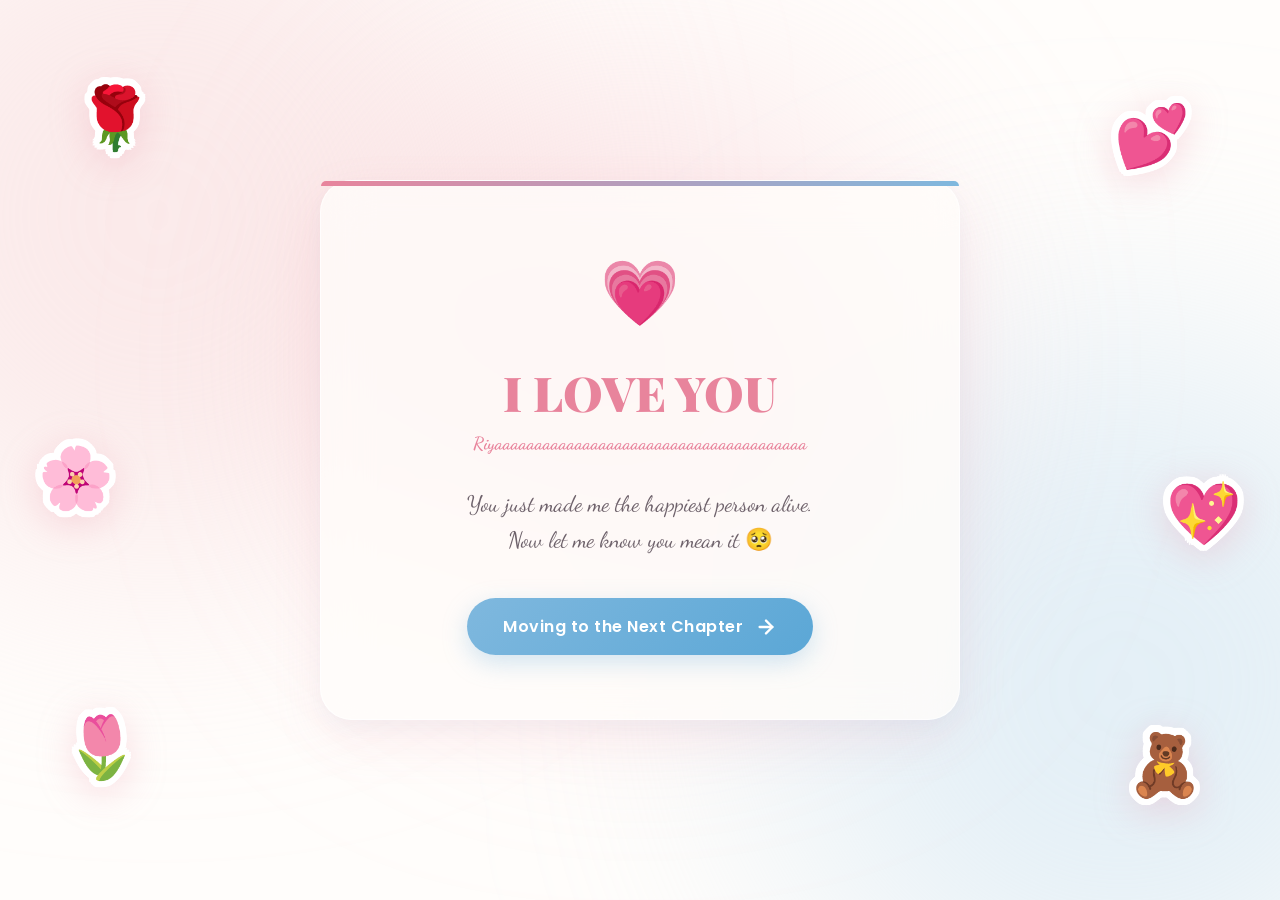
<file: page6.html>
<!DOCTYPE html>
<html lang="en">
<head>
  <meta charset="UTF-8">
  <meta name="viewport" content="width=device-width, initial-scale=1.0">
  <meta name="description" content="A love declaration for Riya from Moksh.">
  <title>I Love You, Riyaaaaaa 💗</title>

  <!-- Fonts -->
  <link rel="preconnect" href="https://fonts.googleapis.com">
  <link rel="preconnect" href="https://fonts.gstatic.com" crossorigin>
  <link href="https://fonts.googleapis.com/css2?family=Dancing+Script:wght@400;700&family=Playfair+Display:ital,wght@0,400..900;1,400..900&family=Poppins:wght@300;400;500;600;700&display=swap" rel="stylesheet">
  <link rel="stylesheet" href="romantic.css">

  <style>
    :root {
      --blush-pink: #F7D9DD;
      --pastel-blue: #C9E4F6;
      --warm-white: #FFFDFB;
      --deep-rose: #E8849C;
      --soft-blue: #7FB8DE;
      --text-dark: #3A3238;
      --text-muted: #6E626B;
    }

    * { box-sizing: border-box; margin: 0; padding: 0; }

    body {
      font-family: 'Poppins', sans-serif;
      background: var(--warm-white);
      color: var(--text-dark);
      min-height: 100vh;
      display: flex;
      justify-content: center;
      align-items: center;
      position: relative;
      overflow: hidden;
      padding: 32px 24px;
    }

    /* Background blobs */
    .bg-blobs {
      position: fixed;
      inset: 0;
      z-index: -1;
      background: var(--warm-white);
      overflow: hidden;
    }

    .blob {
      position: absolute;
      width: 700px;
      height: 700px;
      border-radius: 50%;
      filter: blur(130px);
      opacity: 0.5;
      pointer-events: none;
      mix-blend-mode: multiply;
    }

    .blob-pink {
      background-color: var(--blush-pink);
      top: -15%;
      left: -15%;
      animation: driftPink 20s ease-in-out infinite alternate;
    }

    .blob-blue {
      background-color: var(--pastel-blue);
      bottom: -15%;
      right: -15%;
      animation: driftBlue 20s ease-in-out infinite alternate;
    }

    .blob-rose {
      background-color: #f5c5cf;
      top: 40%;
      left: 50%;
      transform: translate(-50%, -50%);
      width: 500px;
      height: 500px;
      animation: driftRose 15s ease-in-out infinite alternate;
    }

    @keyframes driftPink {
      0%   { transform: translate(0,0) scale(1); }
      100% { transform: translate(80px, 60px) scale(1.1); }
    }
    @keyframes driftBlue {
      0%   { transform: translate(0,0) scale(1); }
      100% { transform: translate(-80px, -60px) scale(0.95); }
    }
    @keyframes driftRose {
      0%   { transform: translate(-50%, -50%) scale(1); }
      100% { transform: translate(-50%, -50%) scale(1.15); }
    }

    /* Background elements handled via romantic.css */

    /* Card */
    .card {
      background: rgba(255, 253, 251, 0.8);
      backdrop-filter: blur(24px);
      -webkit-backdrop-filter: blur(24px);
      border: 1px solid rgba(255, 255, 255, 0.65);
      border-radius: 32px;
      padding: 64px 48px;
      max-width: 640px;
      width: 100%;
      text-align: center;
      position: relative;
      z-index: 10;
      box-shadow:
        0 20px 50px rgba(232, 132, 156, 0.12),
        0 8px 20px rgba(127, 184, 222, 0.06);
    }

    .card::before {
      content: '';
      position: absolute;
      top: 0; left: 0; right: 0;
      height: 5px;
      background: linear-gradient(90deg, var(--deep-rose) 0%, var(--soft-blue) 100%);
      border-radius: 32px 32px 0 0;
    }

    /* Big heart icon */
    .heart-icon {
      font-size: 4rem;
      display: block;
      margin-bottom: 24px;
      animation: heartbeat 1.2s ease-in-out infinite;
    }

    @keyframes heartbeat {
      0%   { transform: scale(1); }
      14%  { transform: scale(1.18); }
      28%  { transform: scale(1); }
      42%  { transform: scale(1.12); }
      70%  { transform: scale(1); }
    }

    /* Main love declaration */
    .love-text {
      font-family: 'Playfair Display', serif;
      font-size: clamp(1.8rem, 5vw, 3rem);
      font-weight: 900;
      color: var(--deep-rose);
      line-height: 1.2;
      margin-bottom: 12px;
      animation: glow 3s ease-in-out infinite alternate;
    }

    @keyframes glow {
      0%   { text-shadow: 0 0 10px rgba(232,132,156,0.3); }
      100% { text-shadow: 0 0 30px rgba(232,132,156,0.7), 0 0 60px rgba(232,132,156,0.3); }
    }

    /* Trailing "aaaaa" in cursive */
    .love-trail {
      font-family: 'Dancing Script', cursive;
      font-size: 1.1rem;
      font-weight: 700;
      color: var(--deep-rose);
      opacity: 0.75;
      display: block;
      margin-bottom: 32px;
      word-break: break-word;
      overflow-wrap: break-word;
      animation: wave 2.5s ease-in-out infinite;
    }

    @keyframes wave {
      0%, 100% { transform: skewX(-2deg); }
      50%       { transform: skewX(2deg); }
    }

    /* Subtitle */
    .subtitle {
      font-family: 'Dancing Script', cursive;
      font-size: 1.4rem;
      color: var(--text-muted);
      margin-bottom: 40px;
      font-weight: 400;
      line-height: 1.6;
    }

    /* Next Chapter button */
    .btn-next-chapter {
      display: inline-flex;
      align-items: center;
      gap: 12px;
      text-decoration: none;
      font-family: 'Poppins', sans-serif;
      font-weight: 600;
      font-size: 1rem;
      letter-spacing: 0.5px;
      color: white;
      background: linear-gradient(135deg, var(--soft-blue) 0%, #5ba7d6 100%);
      padding: 16px 36px;
      border-radius: 50px;
      border: none;
      cursor: pointer;
      box-shadow: 0 8px 25px rgba(127, 184, 222, 0.35);
      transition: all 0.3s cubic-bezier(0.175, 0.885, 0.32, 1.275);
    }

    .btn-next-chapter:hover, .btn-next-chapter:focus {
      transform: translateY(-3px) scale(1.04);
      box-shadow: 0 12px 32px rgba(127, 184, 222, 0.5);
    }

    .btn-next-chapter:active {
      transform: translateY(-1px) scale(1.01);
    }

    .btn-next-chapter svg {
      width: 22px;
      height: 22px;
      flex-shrink: 0;
      transition: transform 0.3s ease;
    }

    .btn-next-chapter:hover svg {
      transform: translateX(4px);
    }

    /* Entrance animations */
    .fade-in {
      opacity: 0;
      transform: translateY(32px);
      animation: fadeInUp 1s cubic-bezier(0.16, 1, 0.3, 1) forwards;
    }

    .delay-1 { animation-delay: 0.2s; }
    .delay-2 { animation-delay: 0.5s; }
    .delay-3 { animation-delay: 0.9s; }
    .delay-4 { animation-delay: 1.3s; }

    @keyframes fadeInUp {
      to { opacity: 1; transform: translateY(0); }
    }

    /* Responsive */
    @media (max-width: 480px) {
      .card { padding: 48px 24px; }
    }
  </style>
</head>
<body>

  <!-- Background blobs -->
  <div class="bg-blobs">
    <div class="blob blob-pink"></div>
    <div class="blob blob-blue"></div>
    <div class="blob blob-rose"></div>
  </div>

  <!-- Floating hearts and flowers handled by romantic.js -->

  <!-- Main Card -->
  <main class="card">

    <span class="heart-icon fade-in delay-1">💗</span>

    <!-- Love declaration -->
    <h1 class="love-text fade-in delay-2">I LOVE YOU</h1>
    <span class="love-trail fade-in delay-2">Riyaaaaaaaaaaaaaaaaaaaaaaaaaaaaaaaaaaaaaaa</span>

    <p class="subtitle fade-in delay-3">
      You just made me the happiest person alive.<br>
      Now let me know you mean it 🥺
    </p>

    <!-- Next Chapter CTA Link -->
    <a
      href="https://wa.me/919978729787?text=I%20accept%20your%20proposal%20%F0%9F%92%97"
      target="_blank"
      class="btn-next-chapter fade-in delay-4"
      id="next-chapter-btn"
    >
      Moving to the Next Chapter
      <!-- Modern forward arrow icon -->
      <svg viewBox="0 0 24 24" fill="none" stroke="currentColor" stroke-width="2.5" stroke-linecap="round" stroke-linejoin="round">
        <line x1="5" y1="12" x2="19" y2="12"></line>
        <polyline points="12 5 19 12 12 19"></polyline>
      </svg>
    </a>

  </main>

  <script src="romantic.js" defer></script>
</body>
</html>
</file>
<file: romantic.css>
/* Container for all romantic background elements */
#romantic-bg-container {
  position: fixed;
  inset: 0;
  pointer-events: none;
  z-index: 1;
  overflow: hidden;
}

/* Ensure key page content cards are in front of background elements */
.card, header, .navigation-container, .action-container, .proposal-section, .btn-group {
  position: relative;
  z-index: 10;
}

/* Floating particle styles */
.romantic-floating-item {
  position: absolute;
  bottom: -60px;
  pointer-events: none;
  user-select: none;
  animation: floatUpAndSway linear infinite;
  opacity: 0;
  will-change: transform, opacity;
}

@keyframes floatUpAndSway {
  0% {
    transform: translate3d(0, 0, 0) rotate(0deg) scale(0.6);
    opacity: 0;
  }
  10% {
    opacity: 0.65;
  }
  90% {
    opacity: 0.5;
  }
  100% {
    transform: translate3d(var(--sway-x), -115vh, 0) rotate(var(--rotate-deg)) scale(var(--scale-end));
    opacity: 0;
  }
}

/* Scrapbook sticker styles */
.romantic-sticker {
  position: absolute;
  pointer-events: auto; /* Allow hover and click micro-interactions! */
  user-select: none;
  z-index: 2;
  font-size: clamp(2.2rem, 5vw, 3.8rem);
  will-change: transform;
  
  /* Premium die-cut sticker outline effect */
  filter: drop-shadow(2.5px 0 0 #fff) 
          drop-shadow(-2.5px 0 0 #fff) 
          drop-shadow(0 2.5px 0 #fff) 
          drop-shadow(0 -2.5px 0 #fff)
          drop-shadow(2px 2px 0 #fff) 
          drop-shadow(-2px -2px 0 #fff) 
          drop-shadow(2px -2px 0 #fff) 
          drop-shadow(-2px 2px 0 #fff)
          drop-shadow(0 8px 18px rgba(232, 132, 156, 0.25));
          
  animation: stickerBob 6s ease-in-out infinite alternate;
  transition: transform 0.4s cubic-bezier(0.175, 0.885, 0.32, 1.275), filter 0.4s ease;
  cursor: pointer;
}

/* Interactive hover state for stickers */
.romantic-sticker:hover {
  transform: scale(1.18) rotate(15deg);
  filter: drop-shadow(2.5px 0 0 #fff) 
          drop-shadow(-2.5px 0 0 #fff) 
          drop-shadow(0 2.5px 0 #fff) 
          drop-shadow(0 -2.5px 0 #fff)
          drop-shadow(2px 2px 0 #fff) 
          drop-shadow(-2px -2px 0 #fff) 
          drop-shadow(2px -2px 0 #fff) 
          drop-shadow(-2px 2px 0 #fff)
          drop-shadow(0 14px 28px rgba(232, 132, 156, 0.42));
}

@keyframes stickerBob {
  0% {
    transform: translateY(0) rotate(var(--base-rotation, 0deg));
  }
  100% {
    transform: translateY(-18px) rotate(calc(var(--base-rotation, 0deg) + var(--bob-rotation, 4deg)));
  }
}

/* Positioning for stickers on desktop viewports */
.sticker-top-left {
  top: 8%;
  left: 6%;
  --base-rotation: -12deg;
  --bob-rotation: 5deg;
}

.sticker-top-right {
  top: 10%;
  right: 7%;
  --base-rotation: 15deg;
  --bob-rotation: -6deg;
}

.sticker-bottom-left {
  bottom: 12%;
  left: 5%;
  --base-rotation: -8deg;
  --bob-rotation: 6deg;
}

.sticker-bottom-right {
  bottom: 10%;
  right: 6%;
  --base-rotation: 18deg;
  --bob-rotation: -5deg;
}

/* Extra decorative stickers near the sides for larger screens */
.sticker-mid-left {
  top: 48%;
  left: 3%;
  --base-rotation: 6deg;
  --bob-rotation: -4deg;
}

.sticker-mid-right {
  top: 52%;
  right: 3%;
  --base-rotation: -14deg;
  --bob-rotation: 6deg;
}

/* Responsiveness: Adjust positions and sizes on tablet viewports */
@media (max-width: 1024px) {
  .romantic-sticker {
    font-size: 2.2rem;
  }
  .sticker-top-left { left: 3%; top: 5%; }
  .sticker-top-right { right: 3%; top: 6%; }
  .sticker-bottom-left { left: 3%; bottom: 8%; }
  .sticker-bottom-right { right: 3%; bottom: 6%; }
  .sticker-mid-left, .sticker-mid-right {
    display: none;
  }
}

/* Mobile: hide stickers to ensure content readability without overlays */
@media (max-width: 680px) {
  .romantic-sticker {
    display: none;
  }
}

/* Accessibility: prefers-reduced-motion support */
@media (prefers-reduced-motion: reduce) {
  .romantic-floating-item {
    animation: none !important;
    display: none;
  }
  .romantic-sticker {
    animation: none !important;
    transform: rotate(var(--base-rotation, 0deg)) !important;
  }
  .romantic-sticker:hover {
    transform: scale(1.05) rotate(var(--base-rotation, 0deg)) !important;
  }
}
</file>
